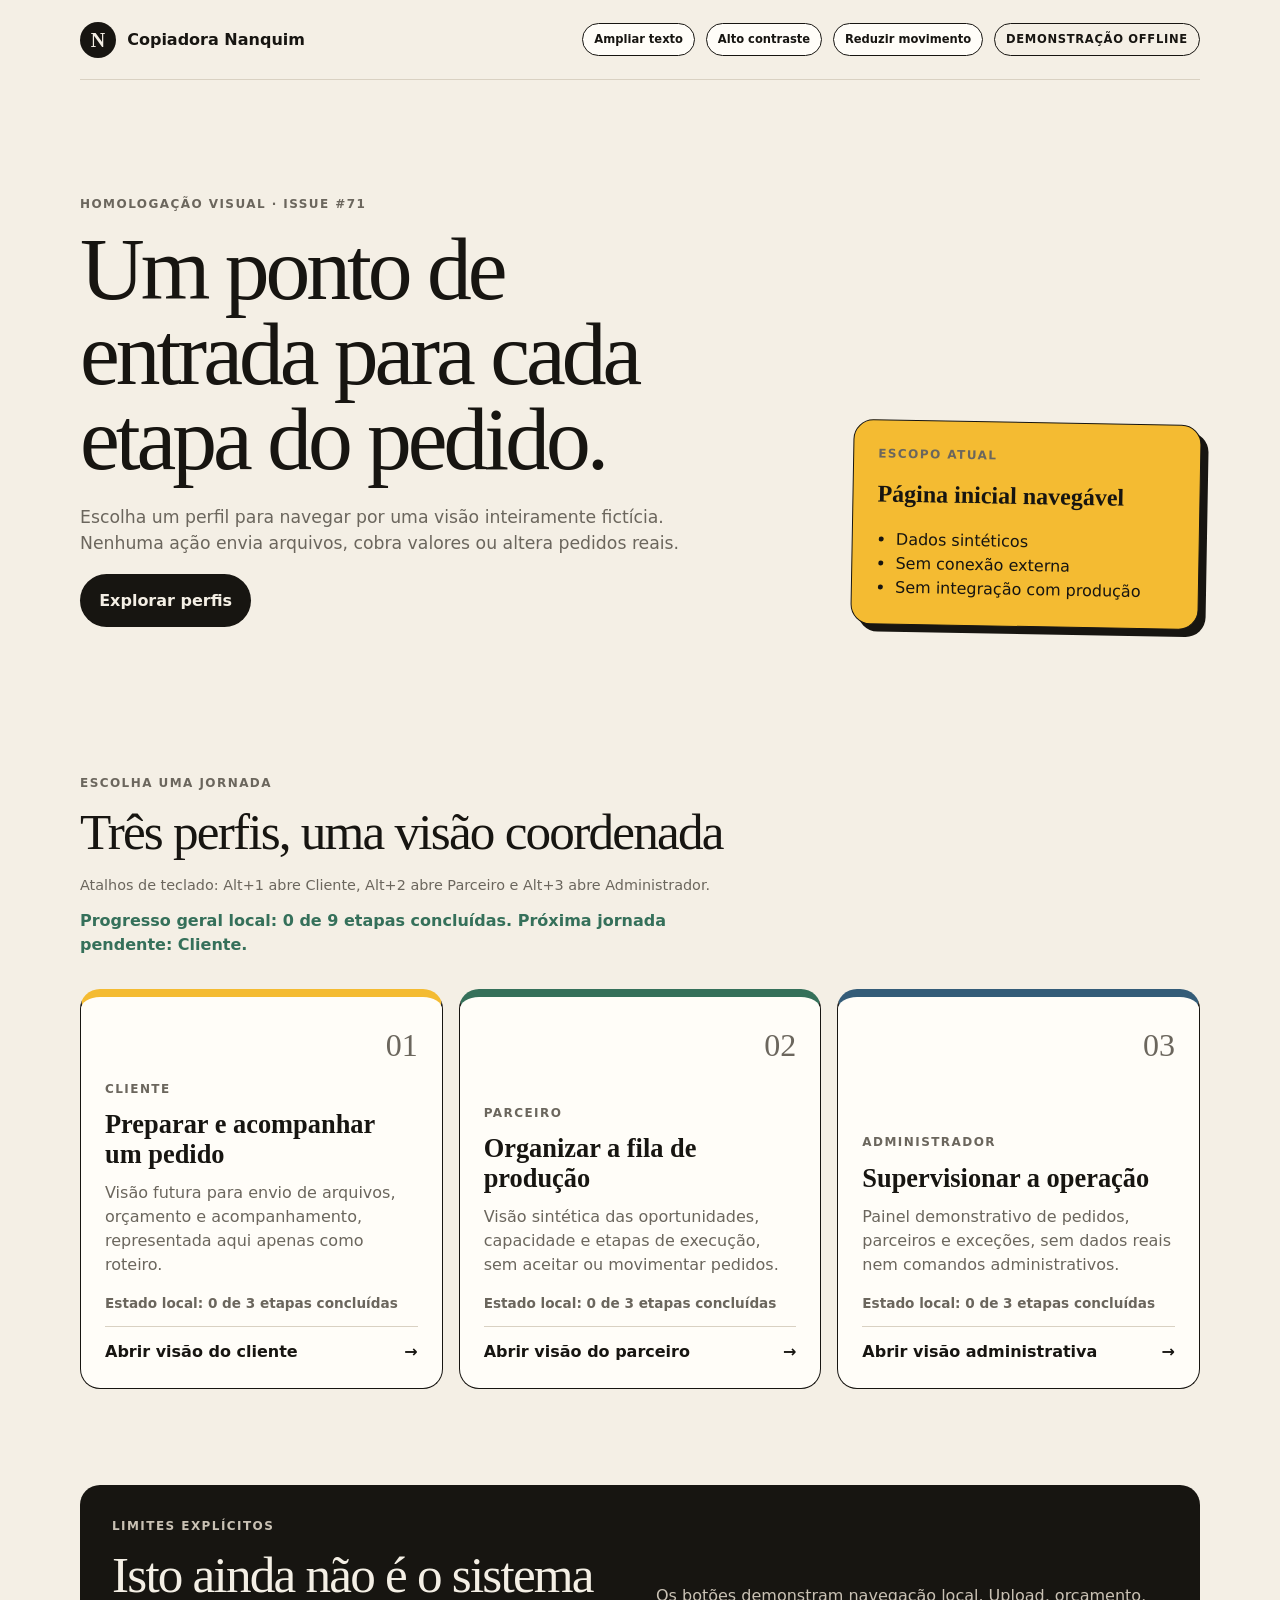
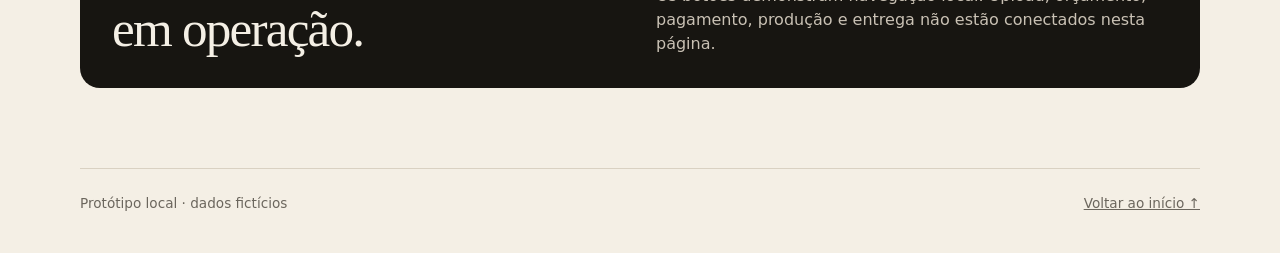
<file: index.html>
<!doctype html>
<html lang="pt-BR">
<head>
  <meta charset="utf-8">
  <meta name="viewport" content="width=device-width, initial-scale=1">
  <meta name="description" content="Protótipo offline e fictício dos portais da Copiadora Nanquim.">
  <title>Nanquim — Protótipo offline</title>
  <link rel="stylesheet" href="styles.css">
  <script src="app.js" defer></script>
</head>
<body>
  <a class="skip-link" href="#perfis">Ir direto para as jornadas</a>
  <noscript>
    <section class="no-script-notice" role="status" aria-labelledby="no-script-title">
      <h2 id="no-script-title">A navegação interativa está pausada</h2>
      <p>Ative o JavaScript do navegador para abrir as jornadas fictícias. Esta página permanece local e não envia dados.</p>
    </section>
    <style>
      .text-size-toggle,
      .contrast-toggle,
      .motion-toggle,
      .profile-action { display: none; }
    </style>
  </noscript>
  <header class="site-header">
    <a class="brand" href="#inicio" aria-label="Nanquim — início do protótipo">
      <span class="brand-mark" aria-hidden="true">N</span>
      <span>Copiadora Nanquim</span>
    </a>
    <div class="header-actions">
      <button class="text-size-toggle" type="button" aria-pressed="false">Ampliar texto</button>
      <button class="contrast-toggle" type="button" aria-pressed="false">Alto contraste</button>
      <button class="motion-toggle" type="button" aria-pressed="false">Reduzir movimento</button>
      <button class="visual-preferences-reset" type="button" hidden>Restaurar visual</button>
      <span class="visual-preference-status visually-hidden" role="status" aria-atomic="true"></span>
      <span class="demo-badge">Demonstração offline</span>
    </div>
  </header>

  <main id="inicio">
    <section class="hero" aria-labelledby="hero-title">
      <div class="hero-copy">
        <p class="eyebrow">Homologação visual · Issue #71</p>
        <h1 id="hero-title">Um ponto de entrada para cada etapa do pedido.</h1>
        <p class="hero-text">Escolha um perfil para navegar por uma visão inteiramente fictícia. Nenhuma ação envia arquivos, cobra valores ou altera pedidos reais.</p>
        <div class="hero-actions">
          <a class="primary-action" href="#perfis">Explorar perfis</a>
          <button class="resume-action" type="button" aria-haspopup="dialog" aria-controls="demo-dialog" aria-expanded="false" hidden></button>
        </div>
      </div>
      <div class="status-card" aria-label="Escopo desta demonstração">
        <p class="status-label">Escopo atual</p>
        <strong>Página inicial navegável</strong>
        <ul>
          <li>Dados sintéticos</li>
          <li>Sem conexão externa</li>
          <li>Sem integração com produção</li>
        </ul>
      </div>
    </section>

    <section class="profiles" id="perfis" tabindex="-1" aria-labelledby="profiles-title">
      <div class="section-heading">
        <p class="eyebrow">Escolha uma jornada</p>
        <h2 id="profiles-title">Três perfis, uma visão coordenada</h2>
        <p class="profile-shortcuts" id="profile-shortcuts">Atalhos de teclado: Alt+1 abre Cliente, Alt+2 abre Parceiro e Alt+3 abre Administrador.</p>
        <p class="profiles-overall-progress" role="status" aria-live="polite" aria-atomic="true"></p>
        <p class="session-storage-warning" role="status" aria-live="polite" aria-atomic="true" hidden></p>
      </div>

      <div class="profile-grid">
        <article class="profile-card profile-client" id="cliente">
          <span class="profile-number" aria-hidden="true">01</span>
          <p class="profile-role">Cliente</p>
          <h3>Preparar e acompanhar um pedido</h3>
          <p id="cliente-description">Visão futura para envio de arquivos, orçamento e acompanhamento, representada aqui apenas como roteiro.</p>
          <p class="profile-progress" id="cliente-progress" data-profile-progress="Cliente" data-progress-announcement aria-live="polite">Estado local: 0 de 3 etapas concluídas</p>
          <button class="profile-action" type="button" data-profile="Cliente" aria-haspopup="dialog" aria-controls="demo-dialog" aria-expanded="false" aria-describedby="cliente-description cliente-progress profile-shortcuts" aria-keyshortcuts="Alt+1">Abrir visão do cliente <span aria-hidden="true">→</span></button>
        </article>

        <article class="profile-card profile-partner" id="parceiro">
          <span class="profile-number" aria-hidden="true">02</span>
          <p class="profile-role">Parceiro</p>
          <h3>Organizar a fila de produção</h3>
          <p id="parceiro-description">Visão sintética das oportunidades, capacidade e etapas de execução, sem aceitar ou movimentar pedidos.</p>
          <p class="profile-progress" id="parceiro-progress" data-profile-progress="Parceiro" data-progress-announcement aria-live="polite">Estado local: 0 de 3 etapas concluídas</p>
          <button class="profile-action" type="button" data-profile="Parceiro" aria-haspopup="dialog" aria-controls="demo-dialog" aria-expanded="false" aria-describedby="parceiro-description parceiro-progress profile-shortcuts" aria-keyshortcuts="Alt+2">Abrir visão do parceiro <span aria-hidden="true">→</span></button>
        </article>

        <article class="profile-card profile-admin" id="administrador">
          <span class="profile-number" aria-hidden="true">03</span>
          <p class="profile-role">Administrador</p>
          <h3>Supervisionar a operação</h3>
          <p id="administrador-description">Painel demonstrativo de pedidos, parceiros e exceções, sem dados reais nem comandos administrativos.</p>
          <p class="profile-progress" id="administrador-progress" data-profile-progress="Administrador" data-progress-announcement aria-live="polite">Estado local: 0 de 3 etapas concluídas</p>
          <button class="profile-action" type="button" data-profile="Administrador" aria-haspopup="dialog" aria-controls="demo-dialog" aria-expanded="false" aria-describedby="administrador-description administrador-progress profile-shortcuts" aria-keyshortcuts="Alt+3">Abrir visão administrativa <span aria-hidden="true">→</span></button>
        </article>
      </div>
    </section>

    <section class="prototype-notice" aria-labelledby="notice-title">
      <div>
        <p class="eyebrow">Limites explícitos</p>
        <h2 id="notice-title">Isto ainda não é o sistema em operação.</h2>
      </div>
      <p>Os botões demonstram navegação local. Upload, orçamento, pagamento, produção e entrega não estão conectados nesta página.</p>
    </section>
  </main>

  <dialog class="demo-dialog" id="demo-dialog" aria-labelledby="dialog-title" aria-describedby="dialog-description">
    <div class="dialog-header">
      <p class="eyebrow">Roteiro sintético</p>
      <p class="dialog-sticky-context" role="status" aria-live="polite" aria-atomic="true"></p>
      <button type="button" class="dialog-close dialog-close-top" aria-label="Fechar roteiro e voltar aos perfis" aria-keyshortcuts="Escape Alt+0">Fechar <span aria-hidden="true">×</span></button>
    </div>
    <h2 class="dialog-title" id="dialog-title" tabindex="-1"></h2>
    <p id="dialog-description">Prévia local das etapas previstas para este perfil. Nenhuma ação é executada.</p>
    <div class="dialog-profiles" role="tablist" aria-label="Alternar perfil da simulação" aria-describedby="keyboard-help-content">
      <button type="button" role="tab" id="profile-tab-cliente" aria-controls="dialog-steps" aria-keyshortcuts="Alt+1 ArrowLeft ArrowRight ArrowUp ArrowDown Home End" data-dialog-profile="Cliente">Cliente</button>
      <button type="button" role="tab" id="profile-tab-parceiro" aria-controls="dialog-steps" aria-keyshortcuts="Alt+2 ArrowLeft ArrowRight ArrowUp ArrowDown Home End" data-dialog-profile="Parceiro">Parceiro</button>
      <button type="button" role="tab" id="profile-tab-administrador" aria-controls="dialog-steps" aria-keyshortcuts="Alt+3 ArrowLeft ArrowRight ArrowUp ArrowDown Home End" data-dialog-profile="Administrador">Administrador</button>
    </div>
    <p class="dialog-profile-status" data-progress-announcement role="status" aria-live="polite" aria-atomic="true"></p>
    <div class="dialog-prerequisite-notice">
      <p class="dialog-prerequisite-status" id="dialog-prerequisite-status" data-progress-announcement role="status" aria-live="polite" aria-atomic="true"></p>
      <button type="button" class="dialog-prerequisite-action" hidden></button>
    </div>
    <div class="dialog-accessibility-actions" aria-label="Recursos de acessibilidade da simulação">
      <button type="button" class="dialog-focus-step" aria-controls="dialog-steps" aria-keyshortcuts="Alt+E">Ir para a etapa atual</button>
      <button type="button" class="dialog-focus-detail" aria-controls="dialog-detail" aria-keyshortcuts="Alt+D">Ir para os detalhes da etapa</button>
      <button type="button" class="dialog-focus-field" aria-controls="dialog-detail" aria-keyshortcuts="Alt+I">Ir para o campo da etapa</button>
      <button type="button" class="dialog-focus-summary" aria-controls="journey-summary" aria-keyshortcuts="Alt+R">Ir para o resumo das jornadas</button>
      <button type="button" class="dialog-focus-navigation" aria-controls="dialog-navigation" aria-keyshortcuts="Alt+G">Ir para as ações de avanço</button>
      <button type="button" class="dialog-focus-mode" aria-pressed="false" aria-controls="dialog-steps dialog-detail" aria-keyshortcuts="Alt+M">Mostrar somente a etapa atual</button>
      <button type="button" class="dialog-announcements-toggle" aria-pressed="false" aria-keyshortcuts="Alt+A">Pausar avisos de progresso</button>
    </div>
    <details class="keyboard-help">
      <summary aria-keyshortcuts="Alt+H">Como navegar pelo teclado</summary>
      <p id="keyboard-help-content">Nas abas de perfil e nas etapas, use as setas para navegar; use Início ou Fim para ir ao primeiro ou ao último item. Pressione Enter ou Espaço para selecionar. Dentro do roteiro, Alt+1 abre Cliente, Alt+2 abre Parceiro, Alt+3 abre Administrador, Alt+N avança, Alt+V reabre a etapa anterior, Alt+E leva à etapa atual, Alt+D leva aos detalhes da etapa selecionada, Alt+I leva ao campo interativo da etapa ou ao pré-requisito pendente, Alt+L limpa a resposta da etapa selecionada quando houver uma, Alt+C cancela uma confirmação de reinício pendente, Alt+R leva ao resumo das jornadas, Alt+P abre ou fecha o resumo local para revisão, Alt+G leva às ações de avanço, Alt+M alterna a exibição somente da etapa atual, Alt+A pausa ou retoma os avisos de progresso, Alt+H abre ou fecha esta ajuda e Alt+0 volta aos perfis. Escape fecha primeiro o resumo de revisão, esta ajuda ou cancela uma confirmação de reinício; sem essas telas intermediárias, fecha o roteiro.</p>
    </details>
    <p class="dialog-focus-status" role="status" aria-live="polite" aria-atomic="true"></p>
    <ol class="dialog-steps" id="dialog-steps" role="tabpanel" aria-label="Etapas selecionáveis da simulação" aria-describedby="keyboard-help-content"></ol>
    <div class="dialog-progress" data-progress-announcement role="progressbar" aria-label="Progresso da jornada selecionada" aria-live="polite" aria-atomic="true" aria-valuemin="0"></div>
    <section class="journey-summary" id="journey-summary" aria-labelledby="journey-summary-title">
      <h3 id="journey-summary-title" tabindex="-1">Progresso das três jornadas</h3>
      <p class="journey-overall-status" data-progress-announcement role="status" aria-live="polite" aria-atomic="true"></p>
      <p class="journey-shared-status" data-progress-announcement role="status" aria-live="polite" aria-atomic="true"></p>
      <ul class="journey-summary-list" data-progress-announcement aria-live="polite" aria-atomic="true"></ul>
      <button type="button" class="journey-continue-action" aria-controls="dialog-steps"></button>
      <button type="button" class="journey-review-action" aria-expanded="false" aria-controls="journey-review" aria-keyshortcuts="Alt+P">Preparar resumo para revisão</button>
      <div class="journey-review" id="journey-review" role="region" aria-labelledby="journey-review-title" hidden>
        <h4 id="journey-review-title">Resumo local do pedido sintético DEMO-071</h4>
        <label for="journey-review-text">Conteúdo do resumo para revisão</label>
        <textarea id="journey-review-text" rows="7" aria-describedby="journey-review-copy-status" readonly></textarea>
        <button type="button" class="journey-review-copy" aria-describedby="journey-review-copy-status">Copiar resumo local</button>
        <button type="button" class="journey-review-download" aria-describedby="journey-review-copy-status">Baixar resumo em TXT</button>
        <button type="button" class="journey-review-print" aria-describedby="journey-review-copy-status">Imprimir resumo local</button>
        <button type="button" class="journey-review-close" aria-keyshortcuts="Escape">Fechar resumo e voltar</button>
        <p class="journey-review-copy-status" id="journey-review-copy-status" role="status" aria-live="polite" aria-atomic="true">A cópia usa somente a área de transferência deste dispositivo. Nenhum dado é enviado.</p>
      </div>
    </section>
    <section class="dialog-detail" id="dialog-detail" tabindex="-1" aria-labelledby="dialog-detail-title">
      <p class="dialog-detail-label">Registro sintético da etapa</p>
      <h3 id="dialog-detail-title"></h3>
      <p class="dialog-detail-description"></p>
      <div class="synthetic-file-choice" hidden>
        <label for="synthetic-file">Escolha um PDF de demonstração</label>
        <select id="synthetic-file" aria-describedby="synthetic-file-help synthetic-file-status" aria-errormessage="synthetic-file-status" aria-invalid="false" aria-required="true">
          <option value="">Selecione um arquivo sintético</option>
          <option value="apostila">apostila-demo.pdf · 12 páginas</option>
          <option value="atividade">atividade-escolar-demo.pdf · 4 páginas</option>
        </select>
        <p id="synthetic-file-help">As opções são apenas nomes fictícios: nenhum arquivo do dispositivo será acessado ou enviado.</p>
        <p id="synthetic-file-status" role="status" aria-live="polite" aria-atomic="true"></p>
      </div>
      <fieldset class="synthetic-fulfillment-choice" hidden>
        <legend>Decisões fictícias do orçamento</legend>
        <div class="synthetic-quote" aria-labelledby="synthetic-quote-title">
          <h4 id="synthetic-quote-title">Orçamento demonstrativo</h4>
          <p><strong>R$ 18,00 fictícios</strong> · impressão e acabamento simulados</p>
          <p>Valor fixo apenas para homologação visual; não representa preço, tarifa ou cobrança real.</p>
        </div>
        <label for="synthetic-quote-review">O orçamento fictício foi revisado?</label>
        <select id="synthetic-quote-review" aria-describedby="synthetic-quote-help synthetic-quote-status" aria-errormessage="synthetic-quote-status" aria-invalid="false" aria-required="true">
          <option value="">Selecione uma resposta sintética</option>
          <option value="revisado">Sim, revisar e continuar na simulação</option>
          <option value="ajuste">Não, sinalizar ajuste na simulação</option>
        </select>
        <p id="synthetic-quote-help">A resposta fica somente nesta sessão local e não confirma compra ou pagamento.</p>
        <p id="synthetic-quote-status" role="status" aria-live="polite" aria-atomic="true"></p>
        <label for="synthetic-fulfillment">Como o pedido fictício será recebido?</label>
        <select id="synthetic-fulfillment" aria-describedby="synthetic-fulfillment-help synthetic-fulfillment-status" aria-errormessage="synthetic-fulfillment-status" aria-invalid="false" aria-required="true">
          <option value="">Selecione uma opção sintética</option>
          <option value="retirada">Retirada simulada no balcão</option>
          <option value="entrega">Entrega local simulada</option>
        </select>
        <p id="synthetic-fulfillment-help">A escolha vale somente para este roteiro local; nenhuma retirada ou entrega será solicitada.</p>
        <p id="synthetic-fulfillment-status" role="status" aria-live="polite" aria-atomic="true"></p>
      </fieldset>
      <div class="synthetic-tracking-choice" hidden>
        <label for="synthetic-tracking">Qual status fictício foi conferido?</label>
        <select id="synthetic-tracking" aria-describedby="synthetic-tracking-help synthetic-tracking-status" aria-errormessage="synthetic-tracking-status" aria-invalid="false" aria-required="true">
          <option value="">Selecione um status sintético</option>
          <option value="conferido">Status atual conferido nesta simulação</option>
        </select>
        <p id="synthetic-tracking-help">A conferência usa somente o estado do pedido DEMO-071 nesta sessão; nenhum rastreamento ou pedido real será consultado.</p>
        <p id="synthetic-tracking-status" role="status" aria-live="polite" aria-atomic="true"></p>
      </div>
      <div class="synthetic-capacity-choice" hidden>
        <label for="synthetic-capacity">A capacidade fictícia é compatível?</label>
        <select id="synthetic-capacity" aria-describedby="synthetic-capacity-help synthetic-capacity-status" aria-errormessage="synthetic-capacity-status" aria-invalid="false" aria-required="true">
          <option value="">Selecione uma avaliação sintética</option>
          <option value="compativel">Capacidade compatível nesta simulação</option>
          <option value="revisao">Precisa de revisão nesta simulação</option>
        </select>
        <p id="synthetic-capacity-help">A avaliação existe somente neste navegador; nenhum pedido será aceito, recusado ou atribuído.</p>
        <p id="synthetic-capacity-status" role="status" aria-live="polite" aria-atomic="true"></p>
      </div>
      <div class="synthetic-requirements-choice" hidden>
        <label for="synthetic-requirements">Os requisitos fictícios foram revisados?</label>
        <select id="synthetic-requirements" aria-describedby="synthetic-requirements-help synthetic-requirements-status" aria-errormessage="synthetic-requirements-status" aria-invalid="false" aria-required="true">
          <option value="">Selecione uma revisão sintética</option>
          <option value="revisados">Prazo, material e acabamento revisados</option>
          <option value="ajuste">Requisitos precisam de ajuste na simulação</option>
        </select>
        <p id="synthetic-requirements-help">A revisão vale somente para o pedido DEMO-071 nesta sessão; nenhum prazo ou requisito real será confirmado.</p>
        <p id="synthetic-requirements-status" role="status" aria-live="polite" aria-atomic="true"></p>
      </div>
      <div class="synthetic-production-choice" hidden>
        <label for="synthetic-production">Qual etapa de produção deve aparecer na simulação?</label>
        <select id="synthetic-production" aria-describedby="synthetic-production-help synthetic-production-status" aria-errormessage="synthetic-production-status" aria-invalid="false" aria-required="true">
          <option value="">Selecione uma etapa sintética</option>
          <option value="preparacao">Em preparação na simulação</option>
          <option value="producao">Em produção na simulação</option>
          <option value="concluida">Produção concluída na simulação</option>
        </select>
        <p id="synthetic-production-help">A atualização fica somente nesta sessão local; nenhuma fila ou produção real será alterada.</p>
        <p id="synthetic-production-status" role="status" aria-live="polite" aria-atomic="true"></p>
      </div>
      <div class="synthetic-order-filter-choice" hidden>
        <label for="synthetic-order-filter">Qual etapa fictícia deve aparecer no painel?</label>
        <select id="synthetic-order-filter" aria-describedby="synthetic-order-filter-help synthetic-order-filter-status" aria-errormessage="synthetic-order-filter-status" aria-invalid="false" aria-required="true">
          <option value="">Selecione um filtro sintético</option>
          <option value="aguardando">Aguardando produção simulada</option>
          <option value="producao">Em produção simulada</option>
          <option value="concluido">Concluído na simulação</option>
        </select>
        <p id="synthetic-order-filter-help">O filtro afeta somente o pedido DEMO-071 nesta tela; nenhum painel ou pedido real será consultado.</p>
        <p id="synthetic-order-filter-status" role="status" aria-live="polite" aria-atomic="true"></p>
      </div>
      <div class="synthetic-exception-choice" hidden>
        <label for="synthetic-exception">Como tratar a exceção fictícia?</label>
        <select id="synthetic-exception" aria-describedby="synthetic-exception-help synthetic-exception-status" aria-errormessage="synthetic-exception-status" aria-invalid="false" aria-required="true">
          <option value="">Selecione uma decisão sintética</option>
          <option value="acompanhar">Manter em acompanhamento na simulação</option>
          <option value="revisar">Sinalizar para revisão na simulação</option>
        </select>
        <p id="synthetic-exception-help">A decisão fica somente nesta sessão local; nenhum pedido, alerta ou fila real será alterado.</p>
        <p id="synthetic-exception-status" role="status" aria-live="polite" aria-atomic="true"></p>
      </div>
      <div class="synthetic-history-choice" hidden>
        <label for="synthetic-history">Qual foi o resultado da conferência fictícia?</label>
        <select id="synthetic-history" aria-describedby="synthetic-history-help synthetic-history-status" aria-errormessage="synthetic-history-status" aria-invalid="false" aria-required="true">
          <option value="">Selecione um resultado sintético</option>
          <option value="conferido">Histórico conferido nesta simulação</option>
          <option value="revisao">Histórico requer revisão nesta simulação</option>
        </select>
        <p id="synthetic-history-help">A conferência considera somente os eventos fictícios exibidos nesta página; nenhum registro real será consultado ou alterado.</p>
        <p id="synthetic-history-status" role="status" aria-live="polite" aria-atomic="true"></p>
      </div>
      <button type="button" class="dialog-clear-choice" aria-keyshortcuts="Alt+L" hidden>Limpar resposta desta etapa</button>
    </section>
    <section class="dialog-handoff" aria-labelledby="dialog-handoff-title">
      <p class="dialog-detail-label">Continuidade entre perfis</p>
      <h3 id="dialog-handoff-title">Pedido sintético DEMO-071</h3>
      <p class="dialog-handoff-status" data-progress-announcement aria-live="polite" aria-atomic="true"></p>
      <button type="button" class="dialog-handoff-action"></button>
    </section>
    <div class="dialog-navigation" id="dialog-navigation" role="group" aria-label="Navegação entre etapas">
      <button type="button" class="dialog-previous" aria-keyshortcuts="Alt+V">Reabrir etapa anterior</button>
      <button type="button" class="dialog-restart" aria-describedby="dialog-restart-status" hidden>Reiniciar roteiro</button>
      <button type="button" class="dialog-next" aria-keyshortcuts="Alt+N" aria-describedby="dialog-prerequisite-status">Avançar na simulação</button>
    </div>
    <p class="dialog-restart-status" id="dialog-restart-status" role="status" aria-live="polite" aria-atomic="true"></p>
    <button type="button" class="dialog-reset-all" aria-describedby="dialog-reset-status">Reiniciar todas as jornadas</button>
    <p class="dialog-reset-status" id="dialog-reset-status" role="status" aria-live="polite" aria-atomic="true"></p>
    <button type="button" class="dialog-cancel-reset" aria-keyshortcuts="Alt+C" hidden>Cancelar reinício pendente</button>
    <button type="button" class="dialog-close" aria-keyshortcuts="Escape Alt+0">Voltar aos perfis</button>
  </dialog>

  <footer>
    <span>Protótipo local · dados fictícios</span>
    <a href="#inicio">Voltar ao início ↑</a>
  </footer>
</body>
</html>
</file>
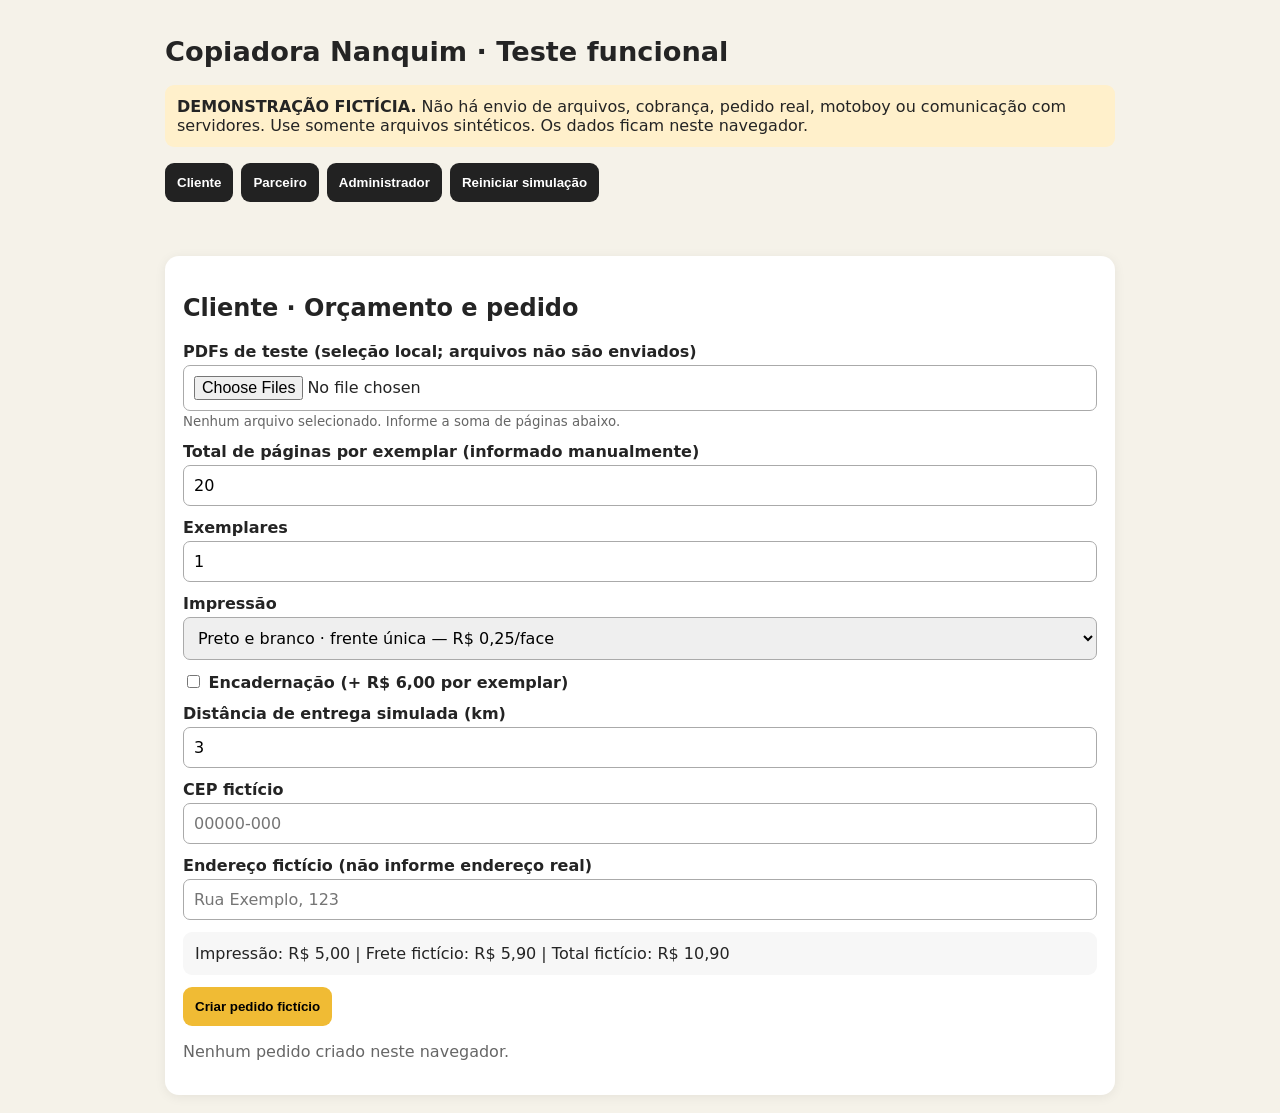
<file: teste-funcional.html>
<!doctype html><html lang="pt-BR"><head><meta charset="utf-8"><meta name="viewport" content="width=device-width,initial-scale=1"><title>Nanquim — Teste funcional fictício</title><style>:root{font-family:system-ui,sans-serif;color:#242424;background:#f5f2e9}body{max-width:950px;margin:auto;padding:18px}h1{font-size:1.7rem}nav{display:flex;gap:8px;flex-wrap:wrap}button{cursor:pointer;background:#f0bb34;border:0;border-radius:9px;padding:12px;font-weight:650}button:disabled{opacity:.5}nav button{background:#222;color:white}section{background:white;border-radius:14px;padding:18px;margin-top:14px;box-shadow:0 2px 12px #0001}label{display:block;margin:12px 0 4px;font-weight:600}input,select{width:100%;box-sizing:border-box;padding:10px;border:1px solid #aaa;border-radius:7px;font:inherit}input[type=checkbox]{width:auto}small,.muted{color:#666}output{display:block;padding:12px;background:#f7f7f7;border-radius:9px;margin:12px 0}table{width:100%;border-collapse:collapse}td,th{text-align:left;padding:9px;border-bottom:1px solid #ddd}.warning{background:#fff0cb;padding:12px;border-radius:9px}#status{min-height:22px} .hide{display:none}</style></head><body><h1>Copiadora Nanquim · Teste funcional</h1><p class="warning"><strong>DEMONSTRAÇÃO FICTÍCIA.</strong> Não há envio de arquivos, cobrança, pedido real, motoboy ou comunicação com servidores. Use somente arquivos sintéticos. Os dados ficam neste navegador.</p><nav><button onclick="show('cliente')">Cliente</button><button onclick="show('parceiro')">Parceiro</button><button onclick="show('admin')">Administrador</button><button onclick="resetDemo()">Reiniciar simulação</button></nav><p id="status" role="status"></p><section id="cliente"><h2>Cliente · Orçamento e pedido</h2><label>PDFs de teste (seleção local; arquivos não são enviados)</label><input type="file" id="pdfs" accept=".pdf,application/pdf" multiple><small id="files">Nenhum arquivo selecionado. Informe a soma de páginas abaixo.</small><div id="lista-pdfs" aria-live="polite"></div><label>Total de páginas por exemplar (informado manualmente)</label><input id="paginas" type="number" min="1" max="500" value="20"><label>Exemplares</label><input id="copias" type="number" min="1" max="50" value="1"><label>Impressão</label><select id="tipo"><option value="pb1">Preto e branco · frente única — R$ 0,25/face</option><option value="pb2">Preto e branco · frente e verso — R$ 0,20/face</option><option value="cor">Colorida — R$ 0,60/face</option></select><label><input id="enc" type="checkbox"> Encadernação (+ R$ 6,00 por exemplar)</label><label>Distância de entrega simulada (km)</label><input id="km" type="number" min="0" max="100" step=".1" value="3"><label>CEP fictício</label><input id="cep" placeholder="00000-000" maxlength="9"><label>Endereço fictício (não informe endereço real)</label><input id="end" placeholder="Rua Exemplo, 123"><output id="resumo"></output><button onclick="criar()">Criar pedido fictício</button><div id="checkout" class="hide"><h3>Pagamento simulado</h3><p>Escolha um método. Nenhum dado financeiro será solicitado.</p><button onclick="pagar('Pix fictício')">Aprovar Pix fictício</button> <button onclick="pagar('Cartão fictício')">Aprovar cartão fictício</button></div><div id="acomp"></div></section><section id="parceiro" class="hide"><h2>Parceiro · Fila de produção</h2><div id="fila"></div></section><section id="admin" class="hide"><h2>Administrador · Pedidos fictícios</h2><div id="painel"></div></section><script>
const key='nanquim-teste-funcional-v1';let pedidos=[];try{pedidos=JSON.parse(localStorage.getItem(key)||'[]');if(!Array.isArray(pedidos))pedidos=[]}catch{pedidos=[]}
const el=id=>document.getElementById(id),money=n=>Number(n).toLocaleString('pt-BR',{style:'currency',currency:'BRL'}),safe=s=>String(s).replace(/[&<>"']/g,c=>({'&':'&amp;','<':'&lt;','>':'&gt;','"':'&quot;',"'":'&#39;'}[c]));function save(){localStorage.setItem(key,JSON.stringify(pedidos));render()}function msg(t){el('status').textContent=t}function show(id){for(const x of ['cliente','parceiro','admin'])el(x).classList.toggle('hide',x!==id);render()}function calc(){let p=Math.max(1,Math.min(500,Number(el('paginas').value)||1)),c=Math.max(1,Math.min(50,Number(el('copias').value)||1)),km=Math.max(0,Math.min(100,Number(el('km').value)||0));let rate={pb1:.25,pb2:.20,cor:.60}[el('tipo').value],impressao=p*c*rate+(el('enc').checked?6*c:0),frete=km<=3?5.90:5.90+(km-3)*1.20;return {p,c,km,impressao,frete,total:impressao+frete}}function render(){let a=calc();el('resumo').textContent='Impressão: '+money(a.impressao)+' | Frete fictício: '+money(a.frete)+' | Total fictício: '+money(a.total);let current=pedidos.at(-1);el('checkout').classList.toggle('hide',!current||current.status!=='Aguardando pagamento fictício');el('acomp').innerHTML=current?'<h3>Acompanhamento</h3><p><strong>'+safe(current.id)+'</strong> — '+safe(current.status)+'</p><p>Total: '+money(current.total)+'</p>':'<p class="muted">Nenhum pedido criado neste navegador.</p>';el('fila').innerHTML=pedidos.length?pedidos.map((p,i)=>'<section><strong>'+safe(p.id)+'</strong> — '+safe(p.status)+'<p>'+p.paginas+' páginas × '+p.copias+' exemplar(es) · '+money(p.total)+'</p>'+(p.status==='Pago ficticiamente'?'<button onclick="alterar('+i+',\'Produzindo\')">Aceitar e iniciar produção</button>':p.status==='Produzindo'?'<button onclick="alterar('+i+',\'Finalizado\')">Finalizar produção</button>':'')+'</section>').join(''):'<p>Sem pedidos fictícios.</p>';el('painel').innerHTML='<p><strong>'+pedidos.length+'</strong> pedidos simulados · <strong>'+pedidos.filter(p=>p.status==='Finalizado').length+'</strong> finalizados</p><table><thead><tr><th>Pedido</th><th>Status</th><th>Total</th></tr></thead><tbody>'+pedidos.map(p=>'<tr><td>'+safe(p.id)+'</td><td>'+safe(p.status)+'</td><td>'+money(p.total)+'</td></tr>').join('')+'</tbody></table>'}function criar(){if(!el('end').value.trim()||!el('cep').value.trim()){msg('Preencha CEP e endereço fictícios para simular o pedido.');return}let a=calc();pedidos.push({id:'DEMO-'+String(Date.now()).slice(-7),status:'Aguardando pagamento fictício',paginas:a.p,copias:a.c,total:a.total,frete:a.frete,metodo:'',endereco:'fictício'});save();msg('Pedido fictício criado. Escolha um pagamento simulado.')}function pagar(m){let p=pedidos.at(-1);if(!p||p.status!=='Aguardando pagamento fictício')return;p.status='Pago ficticiamente';p.metodo=m;save();msg('Pagamento '+m+' aprovado na simulação. Veja a aba Parceiro.')}function alterar(i,s){if(!pedidos[i])return;const permitido=(pedidos[i].status==='Pago ficticiamente'&&s==='Produzindo')||(pedidos[i].status==='Produzindo'&&s==='Finalizado');if(!permitido)return;pedidos[i].status=s;save();msg('Pedido fictício atualizado: '+s)}function resetDemo(){if(!confirm('Apagar todos os pedidos fictícios deste navegador?'))return;pedidos=[];save();msg('Simulação reiniciada.')}for(let id of ['paginas','copias','tipo','enc','km'])el(id).addEventListener('input',render);const pdfSelecionados=[];function atualizarPdfs(){el('files').textContent=pdfSelecionados.length?pdfSelecionados.length+' PDF(s) adicionado(s) ao pedido (somente nesta aba). A contagem de páginas continua manual.':'Nenhum arquivo selecionado. Informe a soma de páginas abaixo.';el('lista-pdfs').replaceChildren();pdfSelecionados.forEach((f,i)=>{const linha=document.createElement('p');const nome=document.createElement('span');nome.textContent=f.name+' ('+(f.size/1024).toFixed(1)+' KB) ';const remover=document.createElement('button');remover.type='button';remover.textContent='Remover';remover.setAttribute('aria-label','Remover '+f.name);remover.addEventListener('click',()=>{pdfSelecionados.splice(i,1);atualizarPdfs()});linha.append(nome,remover);el('lista-pdfs').append(linha)})}el('pdfs').addEventListener('change',()=>{for(const f of el('pdfs').files){if(f.type!=='application/pdf'&&!f.name.toLowerCase().endsWith('.pdf')){msg('Somente PDFs são aceitos nesta simulação.');continue}if(!pdfSelecionados.some(p=>p.name===f.name&&p.size===f.size&&p.lastModified===f.lastModified))pdfSelecionados.push(f)}el('pdfs').value='';atualizarPdfs()});atualizarPdfs();render();
</script></body></html>
</file>
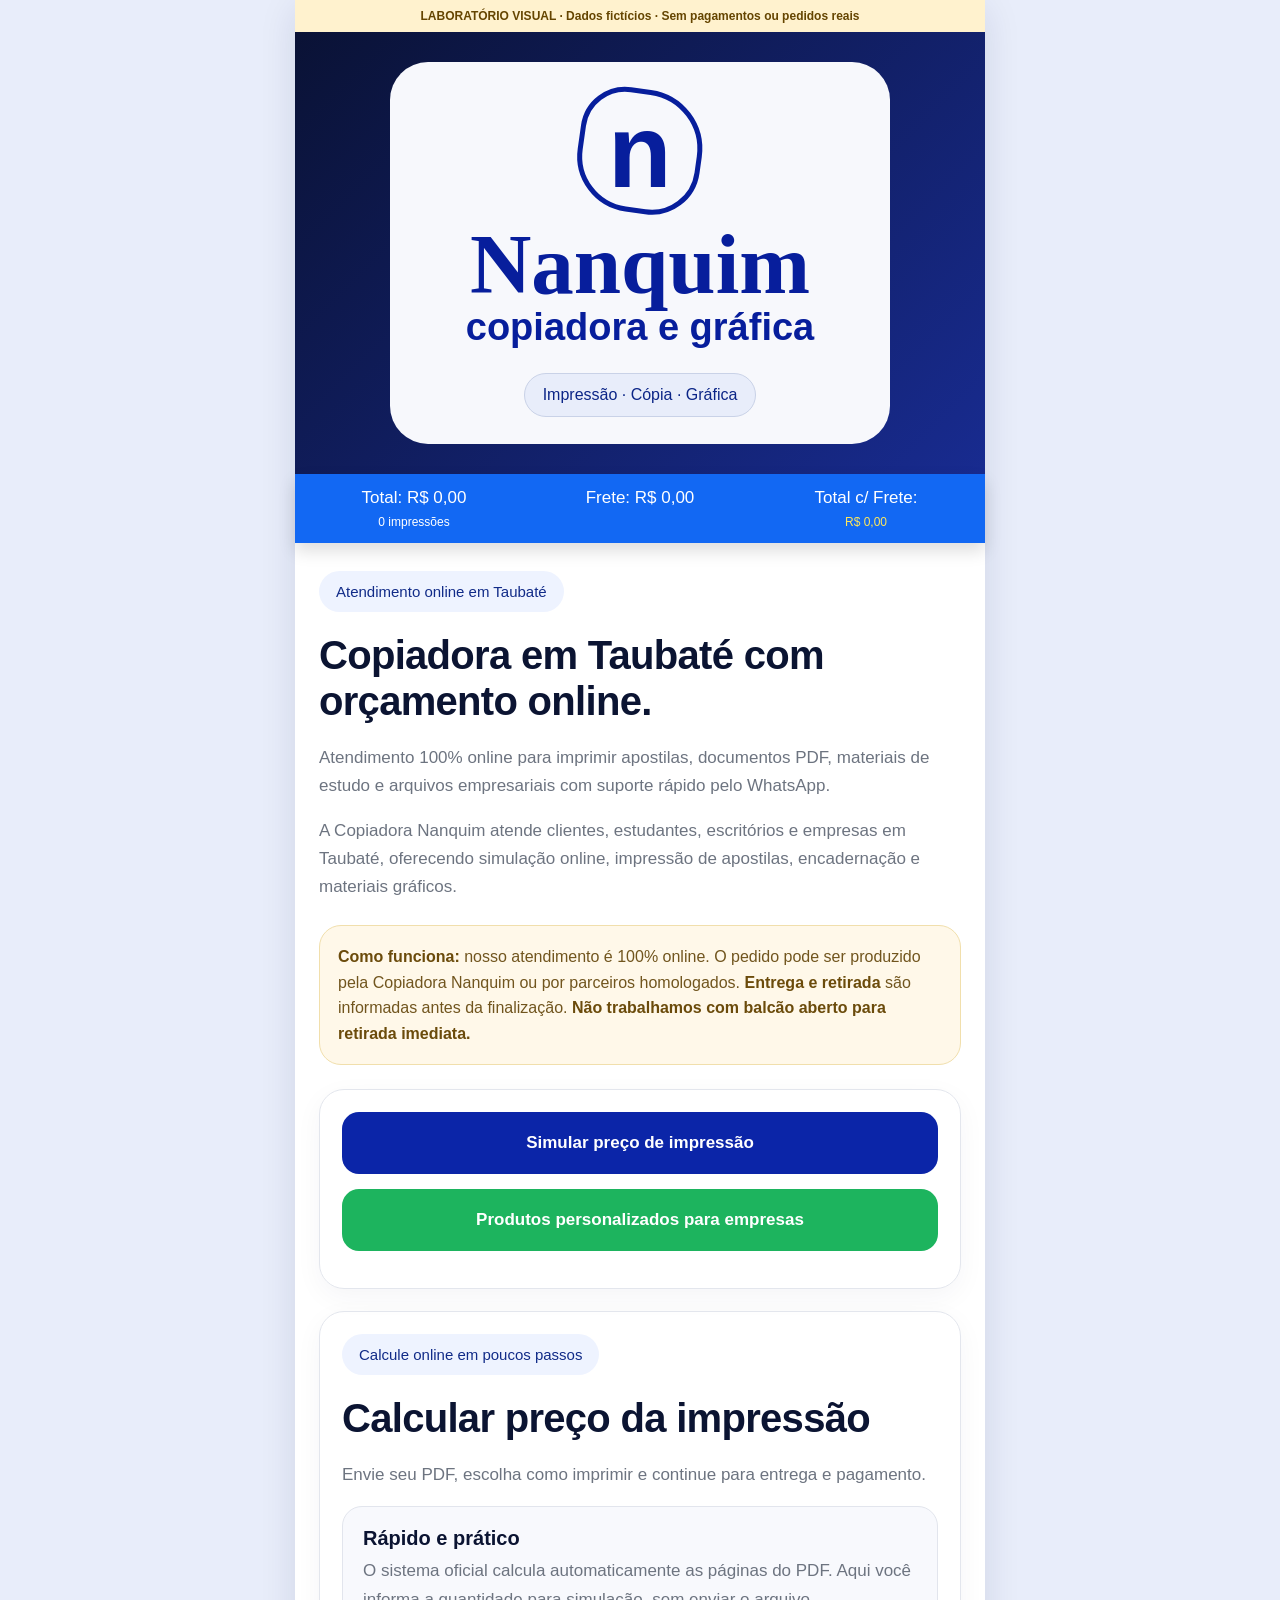
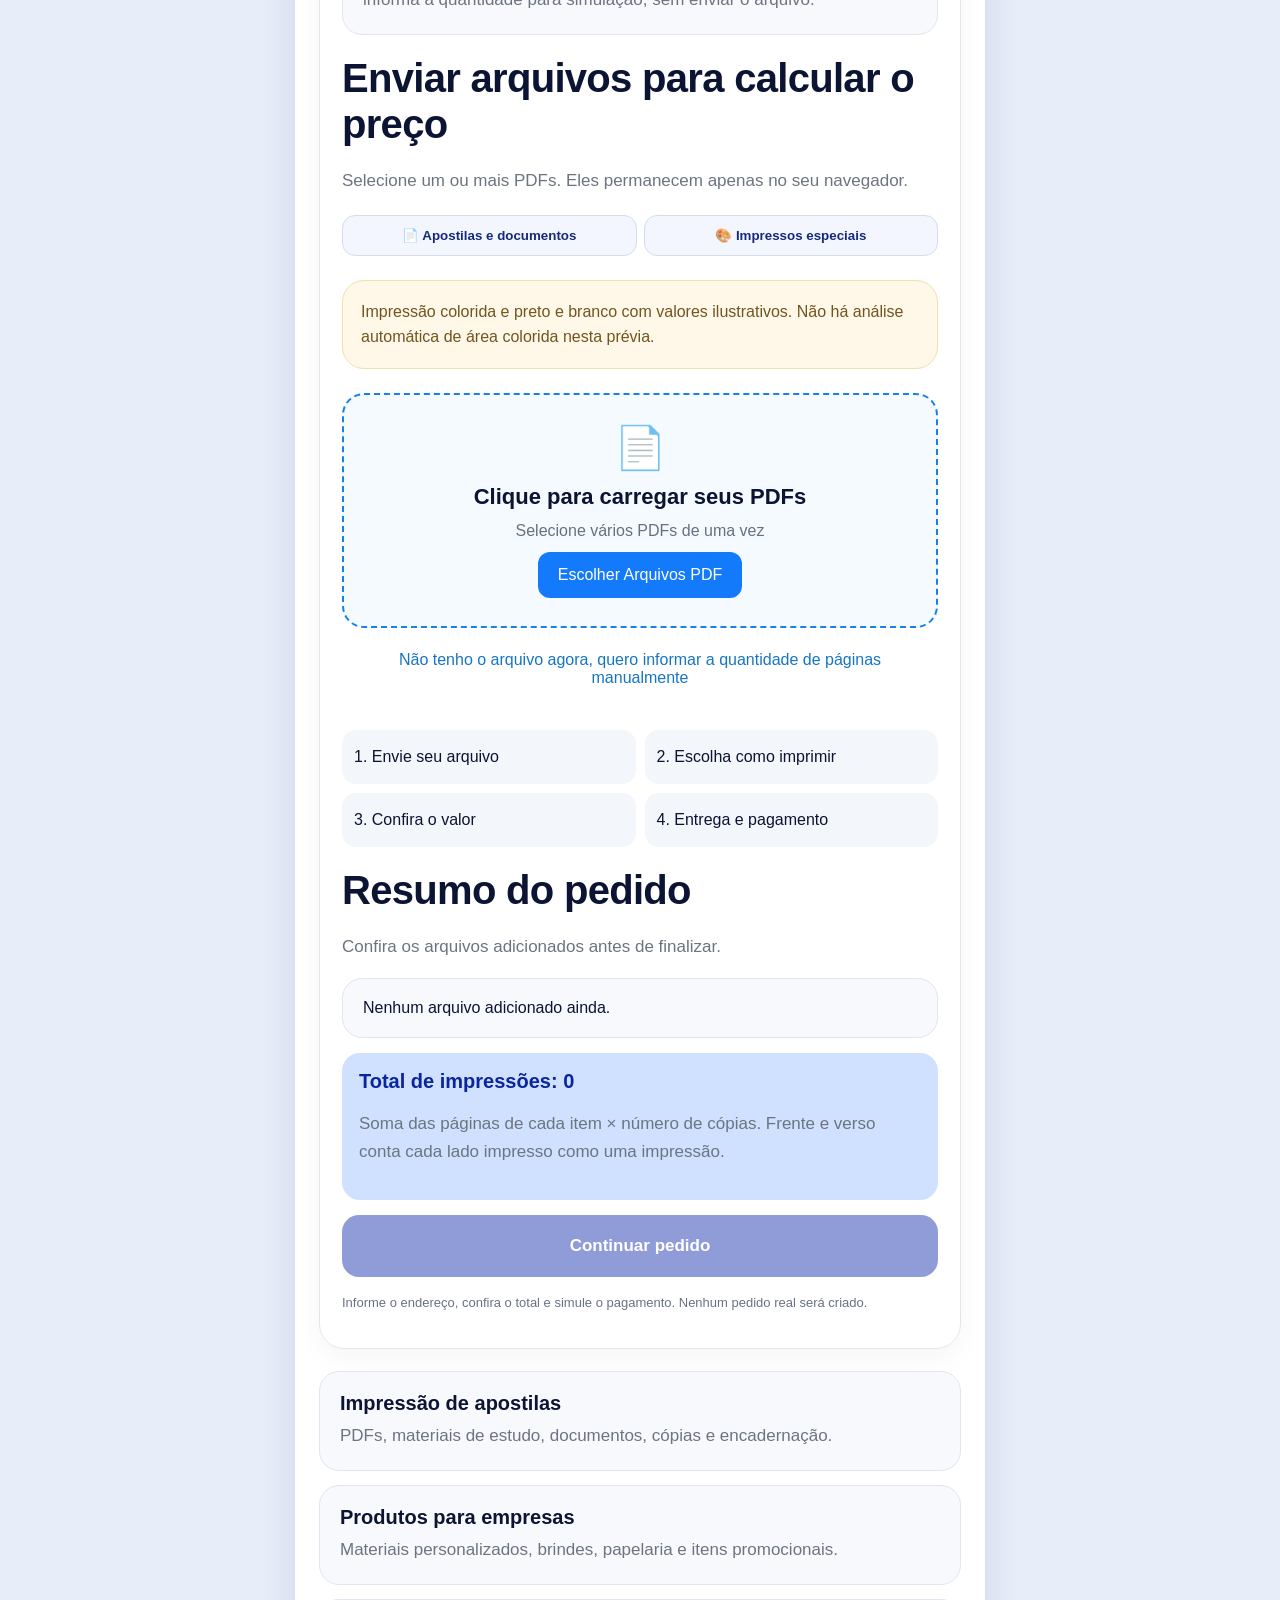
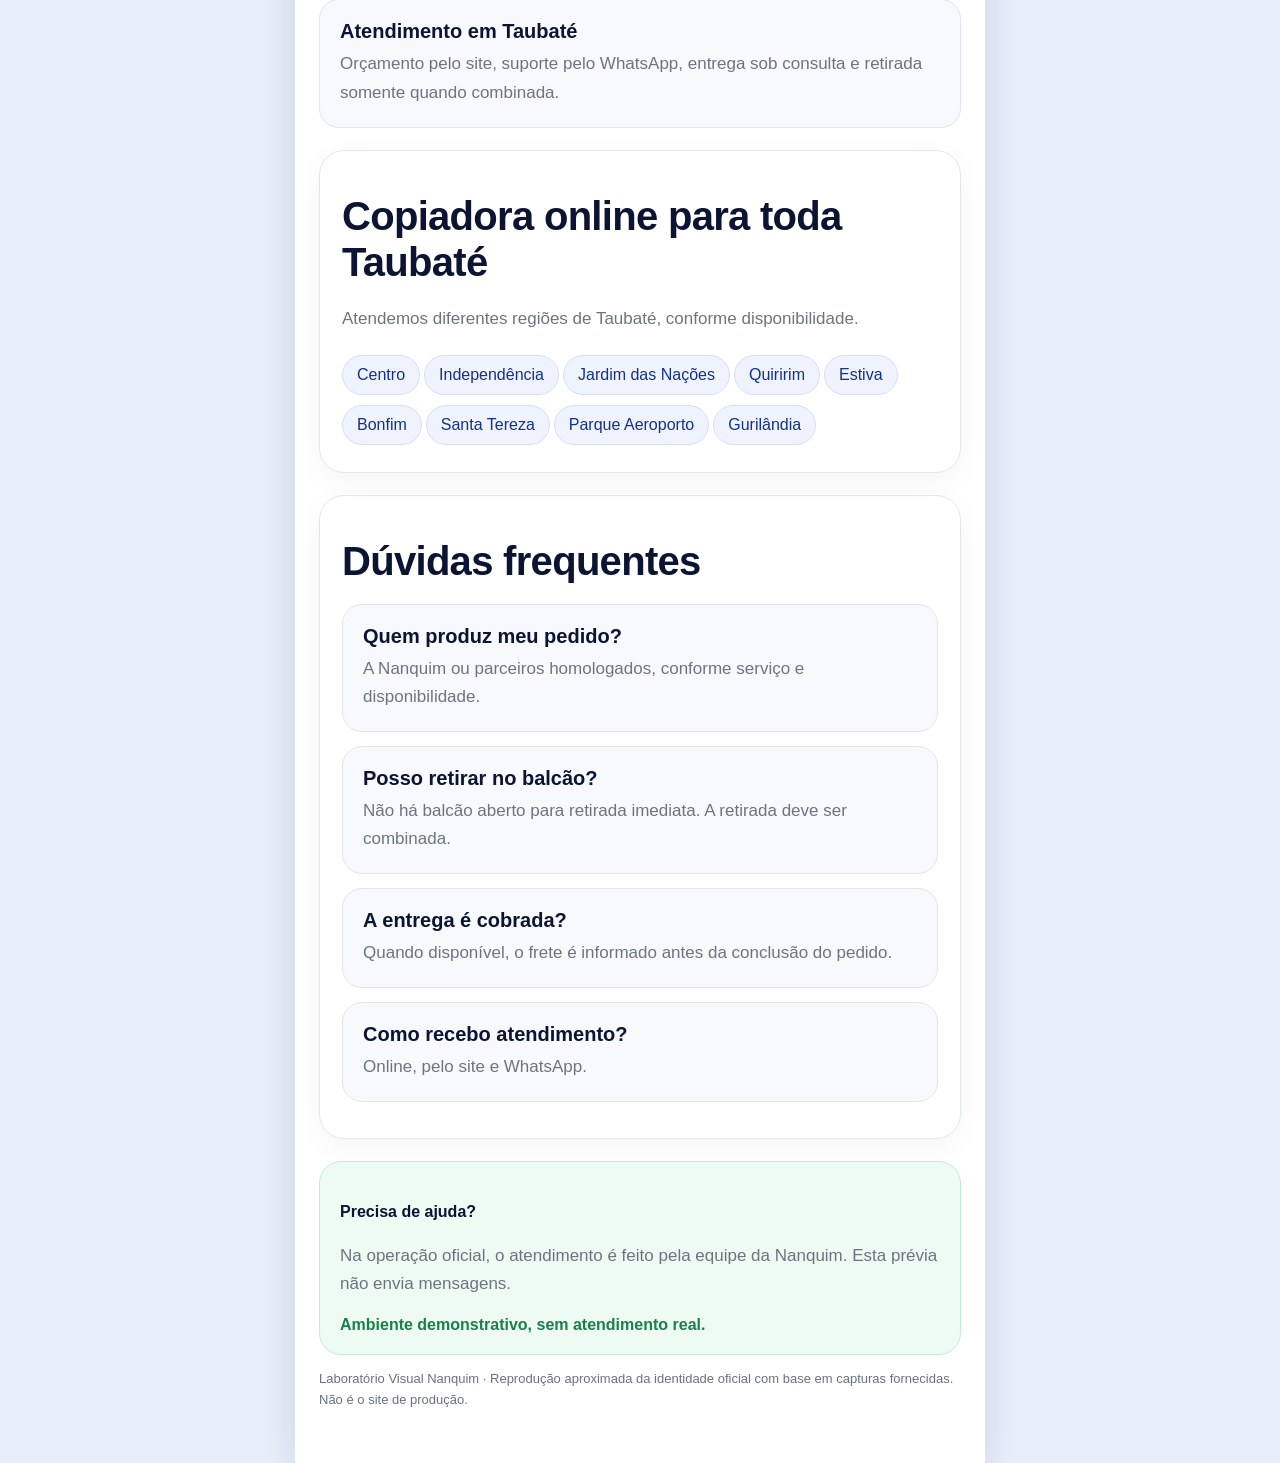
<file: v1-visual.html>
<!doctype html>
<html lang="pt-BR"><head><meta charset="utf-8"><meta name="viewport" content="width=device-width,initial-scale=1"><title>Nanquim — Laboratório Visual V1</title><style>
:root{font-family:Arial,Helvetica,sans-serif;color:#0b1432;background:#e8edfa}*{box-sizing:border-box}body{margin:0}.wrap{max-width:690px;margin:auto;background:#fff;min-height:100vh;box-shadow:0 8px 35px #0a17451c}.demo{background:#fff2ce;color:#654500;text-align:center;padding:9px 12px;font-size:12px;font-weight:700}.hero{background:linear-gradient(135deg,#0a1235,#182b90);padding:30px 26px}.logo{background:#f7f8fc;border-radius:38px;padding:27px 12px;text-align:center;color:#071e9c;max-width:500px;margin:auto}.mark{width:124px;height:124px;border:5px solid #071e9c;border-radius:36% 48% 39% 45%;display:grid;place-items:center;margin:0 auto 9px;transform:rotate(8deg)}.mark span{font-size:104px;font-weight:900;line-height:1;transform:rotate(-8deg)}.logo h1{font-family:Georgia,serif;font-size:clamp(52px,12vw,85px);line-height:1;margin:6px 0 0}.logo h2{font-size:clamp(22px,6vw,38px);margin:0 0 24px;line-height:1.1}.pill{display:inline-block;background:#e8edfa;border:1px solid #c9d2e7;border-radius:40px;padding:12px 18px;color:#0b2587}.content{padding:28px 24px 40px}.eyebrow{display:inline-block;background:#eef3ff;border-radius:28px;padding:12px 17px;color:#112b88;font-size:15px}h3{font-size:clamp(27px,6vw,40px);line-height:1.15;letter-spacing:-.7px;margin:20px 0}p{color:#6d7480;line-height:1.65;font-size:17px}.note{background:#fff8e9;border:1px solid #f1dfac;color:#71551e;border-radius:22px;padding:18px;margin:24px 0;line-height:1.6}.note strong{color:#6b4b0b}.card{border:1px solid #e3e6ed;border-radius:25px;padding:22px;margin:22px 0;box-shadow:0 8px 28px #16214c0b}.soft{background:#f7f8fc;box-shadow:none}.btn{display:block;width:100%;border:0;border-radius:17px;padding:21px 14px;font-size:17px;font-weight:700;color:white;cursor:pointer;text-align:center;text-decoration:none;margin:0 0 15px}.blue{background:#0b25a8}.green{background:#1db45e}.outline{background:white;border:1px solid #163da8;color:#12369d}.item{background:#f8f9fd;border:1px solid #e2e5ed;border-radius:20px;padding:20px;margin:14px 0}.item h4{font-size:20px;margin:0 0 7px}.item p{margin:0}.tag{display:inline-block;padding:10px 14px;background:#eef3ff;border:1px solid #d6dff0;color:#143184;border-radius:25px;margin:5px 4px 5px 0}.field{display:grid;gap:7px;margin:13px 0;color:#111d48;font-weight:600}.field input,.field select{width:100%;padding:14px;border:1px solid #cfd5e4;border-radius:12px;font:inherit;background:white;color:#101a37}.summary{background:#eef4ff;border-radius:18px;padding:17px;margin:15px 0}.summary strong{font-size:25px;color:#0b259f}.small{font-size:13px;color:#697184}.hidden{display:none}.footer{background:#eefbf3;border:1px solid #c6ecd4;border-radius:22px;padding:20px}.footer strong{color:#188149}.tabs{display:flex;gap:7px;flex-wrap:wrap;margin:20px 0}.tabs button{flex:1;border:1px solid #d5dded;background:#f3f6ff;border-radius:13px;padding:12px 7px;color:#152b79;font-weight:700;cursor:pointer}.tabs button[aria-selected=true]{background:#0b25a8;color:white}a{color:#0c39a0}@media(max-width:420px){.content{padding:22px 18px}.hero{padding:20px 18px}.logo{border-radius:28px}.card{padding:17px}}
</style><style>
.budget{scroll-margin-top:115px}.sticky-totals{position:sticky;top:0;z-index:15;background:#1268f3;color:#fff;display:grid;grid-template-columns:1fr 1fr 1fr;gap:6px;padding:14px 9px;text-align:center;box-shadow:0 8px 16px #0002}.sticky-totals span{font-size:13px}.sticky-totals strong{font-size:17px;font-weight:500}.sticky-totals small{font-size:12px;display:block;margin-top:7px}.sticky-totals .yellow{color:#ffe85a}.upload{border:2px dashed #1681ec;background:#f5faff;border-radius:22px;padding:28px 14px;display:flex;flex-direction:column;align-items:center;gap:12px;text-align:center;cursor:pointer}.upload strong{font-size:22px}.upload span{color:#657181}.fakebutton{background:#137bfb!important;color:white!important;padding:14px 20px;border-radius:12px}.visually-hidden{position:absolute;width:1px;height:1px;overflow:hidden;clip:rect(0,0,0,0)}.manual-link{border:0;background:none;color:#1775c5;text-align:center;width:100%;padding:23px 8px;font-size:16px;cursor:pointer}.steps{display:grid;grid-template-columns:1fr 1fr;gap:9px;margin:20px 0}.steps span{background:#f3f6fb;padding:18px 12px;border-radius:14px}.file-item{border:1px solid #dce1e9;border-radius:12px;padding:17px;margin:14px 0}.file-head{display:flex;justify-content:space-between;gap:10px}.file-head strong{color:#1475cb;overflow-wrap:anywhere}.remove{border:1px solid #b54b5b;background:white;color:#b54b5b;border-radius:7px;padding:7px;cursor:pointer}.file-options{display:grid;grid-template-columns:1fr 1fr;gap:12px}.file-options label{font-size:14px}.file-options select,.file-options input[type=number]{max-width:100%;width:100%;padding:10px;border:1px solid #d4d8e0;border-radius:8px}.file-options input[type=checkbox]{width:22px;height:22px}.subtotal{text-align:right;color:#178b52;margin-top:15px}.budget .summary{background:#cfe1ff}.budget .summary strong{font-size:20px}.budget button:disabled{opacity:.45;cursor:not-allowed}.modal{position:fixed;inset:0;z-index:30;background:#0009;display:flex;align-items:center;justify-content:center;padding:12px}.modal.hidden,.hidden{display:none!important}.modal-card{background:#fff;border-radius:13px;width:min(100%,550px);max-height:94vh;display:flex;flex-direction:column;overflow:hidden}.modal-head{background:#116bf4;color:white;padding:14px 20px;display:flex;justify-content:space-between;align-items:center}.modal-head h3{margin:0;color:white;font-size:25px}.modal-head button{background:none;color:white;border:0;font-size:27px;cursor:pointer}.modal-body{padding:20px;overflow-y:auto}.modal-foot{border-top:1px solid #ddd;padding:12px;display:grid;grid-template-columns:1fr 1fr;gap:10px}.modal-foot .btn{margin:0;padding:14px 8px}.gray{background:#707982}.modal .field input{font-size:16px}
</style><style>.confirm-box{background:#d7eae2;border-left:5px solid #17875b;border-radius:15px;padding:18px;margin:18px 0}.confirm-box h4{font-size:20px;margin:4px 0 14px}.confirm-box p{color:#1d483a;margin:8px 0}.payment-page{background:#f5f8fe;padding:12px 0}.payment-head{display:flex;align-items:center;gap:18px}.payment-head h3{color:#1477c5;font-weight:500;margin:0}.payment-head p{margin:8px 0}.mini-logo{min-width:80px;color:#061d90;text-align:center}.mini-logo strong{display:block;font-family:Georgia,serif;font-size:66px;line-height:1}.mini-logo small{font-size:11px}.fake-qr{width:min(100%,270px);height:270px;margin:24px auto;border:8px solid #152044;display:flex;flex-direction:column;align-items:center;justify-content:center;gap:10px;color:#152044;background:repeating-linear-gradient(45deg,#f6f8fc,#f6f8fc 12px,#e6ecf7 12px,#e6ecf7 24px)}.fake-qr span{font-size:42px;font-weight:900;background:white;padding:12px}.fake-qr small{background:white;padding:7px;text-align:center}.payment-page textarea{width:100%;border:1px solid #d4d8e0;border-radius:9px;padding:14px;font-size:15px;resize:none}.payment-page .card{box-shadow:0 3px 8px #0001}</style><style>.email-preview{border:1px solid #e0e4ea;border-radius:20px;overflow:hidden;background:#fff;color:#17202c}.email-top{background:#101827;color:white;padding:22px}.email-top h2{margin:0;font-size:26px}.email-top p{color:#d1d5db}.email-body{padding:22px}.email-body h3{font-size:23px;margin:24px 0 14px}.partner-value{background:#e8f7ee;border:1px solid #b7e3c7;border-radius:14px;padding:18px;color:#136438}.partner-value strong{font-size:30px}.mail-note{background:#f7f8fb;border:1px solid #dfe4eb;border-radius:14px;padding:17px;overflow-wrap:anywhere}.mail-file{background:#f7f8fb;border:1px solid #dfe4eb;border-radius:14px;padding:16px;margin:12px 0}.mail-file p{margin:5px 0}</style></head><body><div class="wrap"><div class="demo">LABORATÓRIO VISUAL · Dados fictícios · Sem pagamentos ou pedidos reais</div><header class="hero"><div class="logo"><div class="mark"><span>n</span></div><h1>Nanquim</h1><h2>copiadora e gráfica</h2><span class="pill">Impressão · Cópia · Gráfica</span></div></header><div class="sticky-totals"><div><strong id="sticky-subtotal">Total: R$ 0,00</strong><small id="sticky-count">0 impressões</small></div><div><strong id="sticky-shipping">Frete: R$ 0,00</strong></div><div><strong>Total c/ Frete:</strong><small class="yellow" id="sticky-total">R$ 0,00</small></div></div><main class="content"><span class="eyebrow">Atendimento online em Taubaté</span><h3>Copiadora em Taubaté com orçamento online.</h3><p>Atendimento 100% online para imprimir apostilas, documentos PDF, materiais de estudo e arquivos empresariais com suporte rápido pelo WhatsApp.</p><p>A Copiadora Nanquim atende clientes, estudantes, escritórios e empresas em Taubaté, oferecendo simulação online, impressão de apostilas, encadernação e materiais gráficos.</p><div class="note"><strong>Como funciona:</strong> nosso atendimento é 100% online. O pedido pode ser produzido pela Copiadora Nanquim ou por parceiros homologados. <strong>Entrega e retirada</strong> são informadas antes da finalização. <strong>Não trabalhamos com balcão aberto para retirada imediata.</strong></div><section class="card"><a class="btn blue" href="#simulador">Simular preço de impressão</a><a class="btn green" href="#servicos">Produtos personalizados para empresas</a></section><section id="simulador" class="card budget"><span class="eyebrow">Calcule online em poucos passos</span><h3>Calcular preço da impressão</h3><p>Envie seu PDF, escolha como imprimir e continue para entrega e pagamento.</p><div class="item"><h4>Rápido e prático</h4><p>O sistema oficial calcula automaticamente as páginas do PDF. Aqui você informa a quantidade para simulação, sem enviar o arquivo.</p></div><h3>Enviar arquivos para calcular o preço</h3><p>Selecione um ou mais PDFs. Eles permanecem apenas no seu navegador.</p><div class="tabs"><button id="docs" aria-pressed="true">📄 Apostilas e documentos</button><button id="special" aria-pressed="false">🎨 Impressos especiais</button></div><div class="note" id="category-note">Impressão colorida e preto e branco com valores ilustrativos. Não há análise automática de área colorida nesta prévia.</div><label class="upload" for="pdfs"><span style="font-size:42px">📄</span><strong>Clique para carregar seus PDFs</strong><span>Selecione vários PDFs de uma vez</span><span class="fakebutton">Escolher Arquivos PDF</span></label><input id="pdfs" type="file" accept=".pdf,application/pdf" multiple class="visually-hidden"><button class="manual-link" id="manual-toggle" type="button">Não tenho o arquivo agora, quero informar a quantidade de páginas manualmente</button><div id="manual-panel" class="hidden"><label class="field">Nome do documento<input id="manual-name" value="Documento de exemplo"></label><label class="field">Número de páginas<input id="manual-pages" type="number" min="1" max="500" value="1"></label><button id="manual-add" class="btn outline" type="button">Adicionar documento fictício</button></div><div class="steps"><span>1. Envie seu arquivo</span><span>2. Escolha como imprimir</span><span>3. Confira o valor</span><span>4. Entrega e pagamento</span></div><h3>Resumo do pedido</h3><p>Confira os arquivos adicionados antes de finalizar.</p><div id="items"><div class="item" id="empty">Nenhum arquivo adicionado ainda.</div></div><div class="summary"><strong id="print-count">Total de impressões: 0</strong><p>Soma das páginas de cada item × número de cópias. Frente e verso conta cada lado impresso como uma impressão.</p></div><button id="continue" class="btn blue" disabled>Continuar pedido</button><p class="small">Informe o endereço, confira o total e simule o pagamento. Nenhum pedido real será criado.</p><p id="feedback" role="status" class="small"></p></section><div id="address-modal" class="modal hidden" role="dialog" aria-modal="true" aria-labelledby="address-title"><div class="modal-card"><div class="modal-head"><h3 id="address-title">Endereço de entrega</h3><button id="close-address" type="button" aria-label="Fechar">✕</button></div><div class="modal-body"><div class="summary"><p>Informe o endereço completo para simularmos o frete. Não usamos localização real nesta demonstração.</p></div><div id="last-address" class="item hidden"><h4>Último endereço fictício usado nesta sessão</h4><p id="last-address-text"></p><button id="reuse-address" class="btn green" type="button">Usar este endereço</button><button id="new-address" class="btn outline" type="button">Informar novo endereço</button></div><form id="address-form"><label class="field">Nome de quem vai receber<input name="recipient" required></label><label class="field">Telefone (fictício)<input name="phone" inputmode="tel" required></label><label class="field">CEP<input name="cep" inputmode="numeric" required></label><label class="field">Rua / Avenida<input name="street" required></label><label class="field">Número<input name="number" required></label><label class="field">Complemento<input name="complement"></label><label class="field">Bairro<input name="district" required></label><label class="field">Cidade<input name="city" value="Taubaté" required></label><label class="field">UF<input name="state" value="SP" maxlength="2" required></label><label class="field">Ponto de referência<input name="reference"></label></form><div id="checkout-panel" class="hidden"><div class="confirm-box"><h4>Confira seu pedido</h4><div id="confirm-items"></div><p id="checkout-summary"></p><h4>Endereço de entrega</h4><p id="confirm-address"></p><p class="small">Confira seu pedido. Nesta demonstração, os valores são apenas ilustrativos e não são validados por servidor.</p></div></div></div><div class="modal-foot"><button id="cancel-address" class="btn gray">Cancelar</button><button id="calculate-shipping" class="btn green">Calcular frete</button><button id="confirm-order" class="btn green hidden">Confirmar pedido e pagar</button></div></div></div><section id="payment-page" class="payment-page hidden" aria-label="Pagamento Pix demonstrativo"><div class="card payment-head"><div class="mini-logo"><strong>n</strong><small>Nanquim<br>copiadora e gráfica</small></div><div><h3>Pagamento do pedido por Pix</h3><p>Copiadora Nanquim — atendimento 100% online e entrega por delivery.</p></div></div><div class="card"><h3>Resumo do pedido</h3><p><strong>Pedido:</strong> DEMO-0001</p><p><strong>Impressos:</strong> <span id="pay-print"></span></p><p><strong>Frete demonstrativo:</strong> <span id="pay-shipping"></span></p><h3>Total: <span id="pay-total"></span></h3></div><div class="card"><h3>Entrega</h3><p id="pay-address"></p></div><div class="card"><h3>Pix fictício</h3><div class="summary"><span id="pay-status">🟡 Status: Aguardando pagamento fictício</span></div><p class="small">Este ambiente não gera QR Code bancário, chave Pix ou código copia e cola válido.</p><div class="fake-qr"><span>DEMO</span><small>QR Code indisponível na simulação</small></div><label class="field">Pix copia e cola — demonstração<textarea id="fake-pix" readonly rows="2">PIX-DEMO-SEM-VALOR-BANCARIO</textarea></label><button id="copy-fake" class="btn outline">Copiar código fictício</button><button id="pay-check" class="btn outline">Consultar status fictício</button><button id="pay-approve" class="btn green">Simular aprovação do Pix</button><div class="item"><p>O sistema oficial verifica pagamentos automaticamente. Nesta demonstração, o status muda apenas quando você clicar em simular aprovação.</p></div></div><button id="show-notification" class="btn blue">Visualizar e-mail interno de novo pedido</button><div id="notification-preview" class="hidden" style="margin-top:22px"><div class="email-preview"><div class="email-top"><h2>Novo pedido recebido</h2><p>Copiadora Nanquim · Prévia fictícia</p></div><div class="email-body"><h3>Pedido #DEMO-0001</h3><div class="partner-value">Valor previsto para o parceiro<br><strong id="mail-partner"></strong></div><p><b>Status do pagamento:</b> <span id="mail-payment"></span></p><p><b>Responsável/local sugerido:</b> Parceiro demonstrativo</p><h3>Texto pronto para encaminhar ao parceiro</h3><div class="mail-note"><p>Olá, tenho um pedido disponível para produção.</p><p>Pedido: #DEMO-0001<br>Pagamento: <span id="mail-payment-copy"></span><br>Valor a receber: <span id="mail-partner-copy"></span></p><p>Confira quantidade, acabamento e prazo antes de produzir. Consegue atender este pedido?</p></div><h3>Endereço de entrega/coleta</h3><p id="mail-address"></p><h3>Arquivos e produção</h3><div id="mail-files"></div><div class="mail-note"><b>Link de produção:</b> indisponível na demonstração. Nenhum PDF é armazenado ou enviado.</div><p class="small">Este e-mail é somente uma prévia local: não é enviado para ninguém, não contém links de pagamento e não autoriza produção real.</p></div></div></div><button id="back-to-budget" class="btn outline">Voltar ao orçamento</button></section><section id="servicos"><div class="item"><h4>Impressão de apostilas</h4><p>PDFs, materiais de estudo, documentos, cópias e encadernação.</p></div><div class="item"><h4>Produtos para empresas</h4><p>Materiais personalizados, brindes, papelaria e itens promocionais.</p></div><div class="item"><h4>Atendimento em Taubaté</h4><p>Orçamento pelo site, suporte pelo WhatsApp, entrega sob consulta e retirada somente quando combinada.</p></div></section><section class="card"><h3>Copiadora online para toda Taubaté</h3><p>Atendemos diferentes regiões de Taubaté, conforme disponibilidade.</p><div><span class="tag">Centro</span><span class="tag">Independência</span><span class="tag">Jardim das Nações</span><span class="tag">Quiririm</span><span class="tag">Estiva</span><span class="tag">Bonfim</span><span class="tag">Santa Tereza</span><span class="tag">Parque Aeroporto</span><span class="tag">Gurilândia</span></div></section><section class="card"><h3>Dúvidas frequentes</h3><div class="item"><h4>Quem produz meu pedido?</h4><p>A Nanquim ou parceiros homologados, conforme serviço e disponibilidade.</p></div><div class="item"><h4>Posso retirar no balcão?</h4><p>Não há balcão aberto para retirada imediata. A retirada deve ser combinada.</p></div><div class="item"><h4>A entrega é cobrada?</h4><p>Quando disponível, o frete é informado antes da conclusão do pedido.</p></div><div class="item"><h4>Como recebo atendimento?</h4><p>Online, pelo site e WhatsApp.</p></div></section><div class="footer"><h4>Precisa de ajuda?</h4><p>Na operação oficial, o atendimento é feito pela equipe da Nanquim. Esta prévia não envia mensagens.</p><strong>Ambiente demonstrativo, sem atendimento real.</strong></div><p class="small">Laboratório Visual Nanquim · Reprodução aproximada da identidade oficial com base em capturas fornecidas. Não é o site de produção.</p></main></div><script>
const $=id=>document.getElementById(id),brl=n=>new Intl.NumberFormat('pt-BR',{style:'currency',currency:'BRL'}).format(n);
let files=[],nextId=1,shipping=0,lastAddress=null,selectedAddress=null,kind='docs';
function calcItem(f){let unit=f.color==='color'?.60:(f.duplex?.20:.25);return f.pages*f.copies*unit+(f.binding?6*f.copies:0)}
function render(){let sum=files.reduce((s,f)=>s+calcItem(f),0),count=files.reduce((s,f)=>s+f.pages*f.copies,0);$('sticky-subtotal').textContent='Total: '+brl(sum);$('sticky-count').textContent=count+' '+(count===1?'impressão':'impressões');$('sticky-shipping').textContent='Frete: '+brl(shipping);$('sticky-total').textContent=brl(sum+shipping);$('print-count').textContent='Total de impressões: '+count;$('continue').disabled=!files.length;$('items').replaceChildren();if(!files.length){let el=document.createElement('div');el.className='item';el.textContent='Nenhum arquivo adicionado ainda.';$('items').append(el)}files.forEach(f=>{let card=document.createElement('div');card.className='file-item';let head=document.createElement('div');head.className='file-head';let name=document.createElement('strong');name.textContent=f.name;let remove=document.createElement('button');remove.className='remove';remove.textContent='Remover';remove.onclick=()=>{files=files.filter(x=>x.id!==f.id);shipping=0;render()};head.append(name,remove);let details=document.createElement('p');details.textContent=f.pages+' páginas × '+f.copies+' cópias = '+f.pages*f.copies+' impressões';let options=document.createElement('div');options.className='file-options';function label(txt,control){let l=document.createElement('label');l.textContent=txt;l.append(document.createElement('br'),control);options.append(l)}let color=document.createElement('select');[['bw','Preto e branco'],['color','Colorida']].forEach(([v,t])=>{let o=document.createElement('option');o.value=v;o.textContent=t;color.append(o)});color.value=f.color;color.onchange=()=>{f.color=color.value;render()};label('Impressão:',color);let duplex=document.createElement('input');duplex.type='checkbox';duplex.checked=f.duplex;duplex.onchange=()=>{f.duplex=duplex.checked;render()};label('Frente e verso:',duplex);let bind=document.createElement('input');bind.type='checkbox';bind.checked=f.binding;bind.onchange=()=>{f.binding=bind.checked;render()};label('Encadernar:',bind);let copies=document.createElement('input');copies.type='number';copies.min='1';copies.max='50';copies.value=f.copies;copies.onchange=()=>{f.copies=Math.min(50,Math.max(1,Number(copies.value)||1));render()};label('Cópias:',copies);let subtotal=document.createElement('div');subtotal.className='subtotal';subtotal.textContent='Subtotal deste item: '+brl(calcItem(f));card.append(head,details,options,subtotal);$('items').append(card)})}
function add(name,pages){files.push({id:nextId++,name,pages,copies:1,color:'bw',duplex:false,binding:false});shipping=0;render()}
$('pdfs').addEventListener('change',e=>{for(let f of e.target.files){if(f.type!=='application/pdf'&&!f.name.toLowerCase().endsWith('.pdf'))continue;add(f.name,1)}$('feedback').textContent='Prévia: cada PDF foi adicionado com 1 página fictícia. Ajuste a quantidade no modo manual ou em uma próxima versão com leitura local do PDF. Nenhum arquivo foi enviado.';e.target.value=''});
$('manual-toggle').onclick=()=>$('manual-panel').classList.toggle('hidden');$('manual-add').onclick=()=>{add($('manual-name').value||'Documento fictício',Math.min(500,Math.max(1,Number($('manual-pages').value)||1)));$('manual-panel').classList.add('hidden')};
$('docs').onclick=()=>{kind='docs';$('docs').setAttribute('aria-pressed','true');$('special').setAttribute('aria-pressed','false');$('category-note').textContent='Apostilas e documentos: impressão P&B ou colorida com valores ilustrativos.'};
$('special').onclick=()=>{kind='special';$('special').setAttribute('aria-pressed','true');$('docs').setAttribute('aria-pressed','false');$('category-note').textContent='Impressos especiais: somente demonstração visual. Não há cálculo de papel especial nesta versão.'};
function openModal(){$('address-modal').classList.remove('hidden');$('checkout-panel').classList.add('hidden');$('address-form').classList.remove('hidden');$('calculate-shipping').classList.remove('hidden');$('last-address').classList.toggle('hidden',!lastAddress);if(lastAddress)$('last-address-text').textContent=lastAddress.street+', '+lastAddress.number+' — '+lastAddress.city+'/'+lastAddress.state}
function closeModal(){$('address-modal').classList.add('hidden')}
$('continue').onclick=openModal;$('close-address').onclick=closeModal;$('cancel-address').onclick=closeModal;$('new-address').onclick=()=>$('last-address').classList.add('hidden');$('reuse-address').onclick=()=>{selectedAddress=lastAddress;finishAddress()};
function finishAddress(){shipping=5.90;render();$('address-form').classList.add('hidden');$('last-address').classList.add('hidden');$('checkout-panel').classList.remove('hidden');$('calculate-shipping').classList.add('hidden');$('confirm-order').classList.remove('hidden');const sum=files.reduce((s,f)=>s+calcItem(f),0);$('confirm-items').replaceChildren();files.forEach(f=>{let p=document.createElement('p');p.textContent=f.name+' — '+f.pages*f.copies+' impressões — '+brl(calcItem(f));$('confirm-items').append(p)});$('checkout-summary').textContent='Subtotal: '+brl(sum)+' | Frete ilustrativo: '+brl(shipping)+' | TOTAL: '+brl(sum+shipping);$('confirm-address').textContent=selectedAddress.recipient+' · '+selectedAddress.street+', '+selectedAddress.number+' · '+selectedAddress.district+' · '+selectedAddress.city+'/'+selectedAddress.state}
$('calculate-shipping').onclick=()=>{let form=$('address-form');if(!form.reportValidity())return;selectedAddress=Object.fromEntries(new FormData(form).entries());lastAddress=selectedAddress;finishAddress()};
$('confirm-order').onclick=()=>{closeModal();$('payment-page').classList.remove('hidden');$('simulador').classList.add('hidden');$('payment-page').scrollIntoView({behavior:'smooth',block:'start'});let sum=files.reduce((s,f)=>s+calcItem(f),0);$('pay-print').textContent=brl(sum);$('pay-shipping').textContent=brl(shipping);$('pay-total').textContent=brl(sum+shipping);$('pay-address').textContent=selectedAddress.recipient+' · '+selectedAddress.street+', '+selectedAddress.number+' · '+selectedAddress.district+' · '+selectedAddress.city+'/'+selectedAddress.state;$('pay-status').textContent='🟡 Status: Aguardando pagamento fictício'};
$('pay-approve').onclick=()=>{$('pay-status').textContent='🟢 Status: Pagamento fictício aprovado — DEMO-0001';$('pay-approve').disabled=true};
$('pay-check').onclick=()=>{if(!$('pay-approve').disabled)$('pay-status').textContent='🟡 Status: Aguardando pagamento fictício (consulta local)'};
$('copy-fake').onclick=()=>{if(navigator.clipboard?.writeText){navigator.clipboard.writeText($('fake-pix').value).then(()=>{$('copy-fake').textContent='Código fictício copiado'}).catch(()=>{$('copy-fake').textContent='Selecione o código acima'})}else{$('copy-fake').textContent='Selecione o código acima'}};
function updateNotification(){let print=files.reduce((a,f)=>a+calcItem(f),0),partner=files.reduce((a,f)=>a+(f.color==='color'?.15:.05)*f.pages*f.copies+(f.binding?1.50*f.copies:0),0);$('mail-partner').textContent=brl(partner);$('mail-partner-copy').textContent=brl(partner);let status=$('pay-approve').disabled?'Aprovado (simulação)':'Pendente (simulação)';$('mail-payment').textContent=status;$('mail-payment-copy').textContent=status;$('mail-address').textContent=selectedAddress.recipient+' · '+selectedAddress.street+', '+selectedAddress.number+' · '+selectedAddress.district+' · '+selectedAddress.city+'/'+selectedAddress.state;$('mail-files').replaceChildren();files.forEach((f,i)=>{let div=document.createElement('div');div.className='mail-file';let title=document.createElement('b');title.textContent='Item '+(i+1)+': '+f.name;div.append(title);[['Páginas',f.pages],['Cópias',f.copies],['Colorido',f.color==='color'?'sim':'não'],['Frente e verso',f.duplex?'sim':'não'],['Encadernar',f.binding?'sim':'não'],['Papel','sulfite_75g (ilustrativo)'],['Tamanho','A4 (ilustrativo)']].forEach(([k,v])=>{let p=document.createElement('p');p.textContent=k+': '+v;div.append(p)});let info=document.createElement('p');info.textContent='Arquivo disponível apenas nesta simulação visual; não há download.';div.append(info);$('mail-files').append(div)})}
$('show-notification').onclick=()=>{updateNotification();$('notification-preview').classList.toggle('hidden');$('show-notification').textContent=$('notification-preview').classList.contains('hidden')?'Visualizar e-mail interno de novo pedido':'Ocultar prévia do e-mail';if(!$('notification-preview').classList.contains('hidden'))$('notification-preview').scrollIntoView({behavior:'smooth',block:'start'})};
$('back-to-budget').onclick=()=>{$('payment-page').classList.add('hidden');$('simulador').classList.remove('hidden');$('simulador').scrollIntoView({behavior:'smooth'})};render();
</script></body></html>
</file>
<file: styles.css>
:root {
  --ink: #171511;
  --paper: #f4efe5;
  --surface: #fffdf8;
  --muted: #6b665d;
  --line: #d9d1c2;
  --yellow: #f4bb32;
  --warning-surface: #fff4d6;
  --green: #35705a;
  --blue: #345c78;
  --radius: 1.25rem;
}

* { box-sizing: border-box; }

html { scroll-behavior: smooth; }

body {
  margin: 0;
  color: var(--ink);
  background: var(--paper);
  font-family: Inter, ui-sans-serif, system-ui, -apple-system, BlinkMacSystemFont, "Segoe UI", sans-serif;
  line-height: 1.5;
}

a { color: inherit; }

button, a { -webkit-tap-highlight-color: transparent; }

.visually-hidden {
  position: absolute;
  width: 1px;
  height: 1px;
  padding: 0;
  margin: -1px;
  overflow: hidden;
  clip: rect(0 0 0 0);
  white-space: nowrap;
  border: 0;
}

body.high-contrast {
  --ink: #000;
  --paper: #fff;
  --surface: #fff;
  --muted: #222;
  --line: #000;
  --yellow: #ffdf00;
  --warning-surface: #fff;
  --green: #005a28;
  --blue: #0046a8;
}

body.large-text { font-size: 1.125rem; }

body.dialog-open,
body:has(.demo-dialog[open]) { overflow: hidden; }

.skip-link {
  position: fixed;
  z-index: 3;
  top: .75rem;
  left: .75rem;
  padding: .65rem .9rem;
  color: var(--paper);
  background: var(--ink);
  border-radius: .4rem;
  font-weight: 800;
  transform: translateY(calc(-100% - 1rem));
}

.skip-link:focus { transform: translateY(0); }

.no-script-notice {
  width: min(1120px, calc(100% - 2rem));
  margin: 1rem auto 0;
  padding: 1rem 1.25rem;
  color: var(--ink);
  background: var(--yellow);
  border: 2px solid var(--ink);
  border-radius: .75rem;
}

.no-script-notice h2 { margin-bottom: .35rem; font-size: 1.35rem; }
.no-script-notice p { margin-bottom: 0; }

.site-header,
main,
footer {
  width: min(1120px, calc(100% - 2rem));
  margin-inline: auto;
}

.site-header {
  min-height: 5rem;
  display: flex;
  flex-wrap: wrap;
  align-items: center;
  justify-content: space-between;
  gap: 1rem;
  padding-block: .75rem;
  border-bottom: 1px solid var(--line);
}

.brand {
  display: inline-flex;
  align-items: center;
  gap: .7rem;
  font-weight: 800;
  text-decoration: none;
}

.brand-mark {
  display: grid;
  place-items: center;
  width: 2.25rem;
  height: 2.25rem;
  color: var(--paper);
  background: var(--ink);
  border-radius: 50%;
  font-family: Georgia, serif;
  font-size: 1.25rem;
}

.demo-badge {
  padding: .4rem .7rem;
  border: 1px solid var(--ink);
  border-radius: 99px;
  font-size: .72rem;
  font-weight: 800;
  letter-spacing: .06em;
  text-transform: uppercase;
}

.header-actions {
  display: flex;
  flex: 1 1 22rem;
  flex-wrap: wrap;
  align-items: center;
  justify-content: flex-end;
  gap: .65rem;
}

.contrast-toggle,
.text-size-toggle,
.motion-toggle,
.visual-preferences-reset {
  padding: .4rem .7rem;
  color: var(--ink);
  background: var(--surface);
  border: 1px solid var(--ink);
  border-radius: 99px;
  font: inherit;
  font-size: .72rem;
  font-weight: 800;
  cursor: pointer;
}

.contrast-toggle[aria-pressed="true"],
.text-size-toggle[aria-pressed="true"],
.motion-toggle[aria-pressed="true"] { color: var(--surface); background: var(--ink); }

.visual-preferences-reset {
  color: var(--muted);
  background: transparent;
  border-color: var(--line);
  text-decoration: underline;
}

.hero {
  display: grid;
  grid-template-columns: 1.5fr .75fr;
  gap: clamp(2rem, 6vw, 6rem);
  align-items: end;
  padding: clamp(4rem, 9vw, 8rem) 0;
}

.eyebrow,
.profile-role,
.status-label {
  margin: 0 0 .8rem;
  color: var(--muted);
  font-size: .75rem;
  font-weight: 850;
  letter-spacing: .12em;
  text-transform: uppercase;
}

h1, h2, h3, p { margin-top: 0; }

h1 {
  max-width: 13ch;
  margin-bottom: 1.5rem;
  font-family: Georgia, "Times New Roman", serif;
  font-size: clamp(2.8rem, 7vw, 5.8rem);
  font-weight: 500;
  letter-spacing: -.045em;
  line-height: .95;
}

.hero-text {
  max-width: 60ch;
  color: var(--muted);
  font-size: 1.08rem;
}

.primary-action {
  display: inline-block;
  margin-top: 1rem;
  padding: .9rem 1.2rem;
  color: var(--paper);
  background: var(--ink);
  border-radius: 99px;
  font-weight: 750;
  text-decoration: none;
}

.hero-actions {
  display: flex;
  flex-wrap: wrap;
  align-items: center;
  gap: .75rem;
  margin-top: 1rem;
}

.hero-actions .primary-action { margin-top: 0; }

.resume-action {
  padding: .85rem 1.15rem;
  color: var(--ink);
  background: transparent;
  border: 1px solid var(--ink);
  border-radius: 99px;
  font: inherit;
  font-weight: 750;
  cursor: pointer;
}

.status-card {
  padding: 1.5rem;
  background: var(--yellow);
  border: 1px solid var(--ink);
  border-radius: var(--radius);
  box-shadow: .45rem .45rem 0 var(--ink);
  transform: rotate(1deg);
}

.status-card strong { font-family: Georgia, serif; font-size: 1.5rem; }
.status-card ul { margin: 1rem 0 0; padding-left: 1.2rem; }

.profiles { padding: 2rem 0 6rem; }
.profiles:focus { outline: 3px solid var(--blue); outline-offset: .5rem; }
.profiles-overall-progress {
  max-width: 46rem;
  margin: .8rem 0 0;
  color: var(--green);
  font-weight: 800;
}
.session-storage-warning {
  max-width: 48rem;
  margin: .65rem 0 0;
  padding: .7rem .85rem;
  color: var(--ink);
  background: var(--warning-surface);
  border: 1px solid var(--yellow);
  border-radius: .65rem;
  font-size: .85rem;
  font-weight: 700;
}

.section-heading { max-width: 42rem; margin-bottom: 2rem; }
.profile-shortcuts { margin: 1rem 0 0; color: var(--muted); font-size: .9rem; }

h2 {
  margin-bottom: 0;
  font-family: Georgia, serif;
  font-size: clamp(2rem, 4vw, 3.4rem);
  font-weight: 500;
  letter-spacing: -.035em;
  line-height: 1.05;
}

.profile-grid {
  display: grid;
  grid-template-columns: repeat(3, 1fr);
  gap: 1rem;
}

.profile-card {
  min-height: 25rem;
  display: flex;
  flex-direction: column;
  padding: 1.5rem;
  background: var(--surface);
  border: 1px solid var(--ink);
  border-radius: var(--radius);
}

.profile-client { border-top: .55rem solid var(--yellow); }
.profile-partner { border-top: .55rem solid var(--green); }
.profile-admin { border-top: .55rem solid var(--blue); }

.profile-number { align-self: flex-end; color: var(--muted); font-family: Georgia, serif; font-size: 2rem; }
.profile-role { margin-top: auto; }
.profile-card h3 { margin-bottom: .8rem; font-family: Georgia, serif; font-size: 1.65rem; line-height: 1.1; }
.profile-card p:not(.profile-role) { color: var(--muted); }
.profile-card .profile-progress {
  margin-bottom: .25rem;
  color: var(--ink);
  font-size: .85rem;
  font-weight: 750;
}

.profile-action {
  width: 100%;
  display: flex;
  justify-content: space-between;
  gap: 1rem;
  margin-top: .5rem;
  padding: .85rem 0 0;
  color: var(--ink);
  background: transparent;
  border: 0;
  border-top: 1px solid var(--line);
  font: inherit;
  font-weight: 800;
  cursor: pointer;
  text-align: left;
}

.primary-action:focus-visible,
.resume-action:focus-visible,
.contrast-toggle:focus-visible,
.text-size-toggle:focus-visible,
.motion-toggle:focus-visible,
.visual-preferences-reset:focus-visible,
.profile-action:focus-visible,
.dialog-previous:focus-visible,
.dialog-next:focus-visible,
.dialog-restart:focus-visible,
.dialog-clear-choice:focus-visible,
.dialog-profiles button:focus-visible,
.dialog-focus-step:focus-visible,
.dialog-focus-detail:focus-visible,
.dialog-focus-field:focus-visible,
.dialog-focus-summary:focus-visible,
.dialog-focus-navigation:focus-visible,
.dialog-focus-mode:focus-visible,
.dialog-announcements-toggle:focus-visible,
.dialog-prerequisite-action:focus-visible,
.journey-continue-action:focus-visible,
.journey-review-action:focus-visible,
.journey-review-copy:focus-visible,
.journey-review-download:focus-visible,
.journey-review-print:focus-visible,
.journey-review-close:focus-visible,
.dialog-cancel-reset:focus-visible,
.journey-review textarea:focus-visible,
.synthetic-file-choice select:focus-visible,
.synthetic-fulfillment-choice select:focus-visible,
.synthetic-tracking-choice select:focus-visible,
.synthetic-capacity-choice select:focus-visible,
.synthetic-requirements-choice select:focus-visible,
.synthetic-production-choice select:focus-visible,
.synthetic-order-filter-choice select:focus-visible,
.synthetic-exception-choice select:focus-visible,
.synthetic-history-choice select:focus-visible,
.dialog-step:focus-visible,
.dialog-detail:focus-visible,
.dialog-handoff-action:focus-visible,
.dialog-reset-all:focus-visible,
.dialog-close:focus-visible,
a:focus-visible { outline: 3px solid var(--blue); outline-offset: 3px; }

.prototype-notice {
  display: grid;
  grid-template-columns: 1fr 1fr;
  gap: 2rem;
  align-items: end;
  margin-bottom: 5rem;
  padding: 2rem;
  color: var(--paper);
  background: var(--ink);
  border-radius: var(--radius);
}

.prototype-notice .eyebrow, .prototype-notice > p { color: #c9c1b4; }
.prototype-notice > p { margin-bottom: 0; }

.demo-dialog {
  inset: 50% auto auto 50%;
  position: fixed;
  z-index: 2;
  width: min(32rem, calc(100% - 2rem));
  max-height: calc(100vh - 2rem);
  max-height: calc(100dvh - 2rem);
  overflow: auto;
  overscroll-behavior: contain;
  padding: 1.5rem;
  background: var(--surface);
  border: 1px solid var(--ink);
  border-radius: 1rem;
  box-shadow: .35rem .35rem 0 var(--ink);
  transform: translate(-50%, -50%);
}

.demo-dialog[open] { display: grid; gap: .6rem; }
.demo-dialog::backdrop { background: rgb(23 21 17 / 55%); }
.dialog-header {
  position: sticky;
  z-index: 1;
  top: -1.5rem;
  display: flex;
  align-items: flex-start;
  justify-content: space-between;
  gap: 1rem;
  margin: -1.5rem -1.5rem 0;
  padding: 1.5rem 1.5rem .75rem;
  background: var(--surface);
  border-bottom: 1px solid var(--line);
}
.dialog-header .eyebrow { margin-bottom: 0; }
.dialog-sticky-context {
  flex: 1;
  margin: 0;
  color: var(--muted);
  font-size: .8rem;
  font-weight: 750;
  text-align: right;
}
.dialog-close-top {
  margin-top: 0;
  padding: .35rem .65rem;
  color: var(--ink);
  background: transparent;
  border: 1px solid var(--line);
  font: inherit;
  font-size: .85rem;
  font-weight: 750;
}
.dialog-title { margin: 0; font-size: 2rem; }
.dialog-profiles { display: flex; flex-wrap: wrap; gap: .45rem; margin-block: .35rem; }
.dialog-profiles button {
  padding: .4rem .7rem;
  color: var(--ink);
  background: transparent;
  border: 1px solid var(--line);
  border-radius: 99px;
  font: inherit;
  font-size: .85rem;
  font-weight: 750;
  cursor: pointer;
}
.dialog-profiles button[aria-selected="true"] { color: var(--paper); background: var(--blue); border-color: var(--blue); }
.dialog-accessibility-actions { display: flex; flex-wrap: wrap; gap: .45rem 1rem; }
.dialog-focus-step,
.dialog-focus-detail,
.dialog-focus-field {
  padding: .35rem 0;
  color: var(--blue);
  background: transparent;
  border: 0;
  font: inherit;
  font-size: .85rem;
  font-weight: 750;
  text-decoration: underline;
  cursor: pointer;
}
.dialog-focus-mode {
  padding: .35rem 0;
  color: var(--blue);
  background: transparent;
  border: 0;
  font: inherit;
  font-size: .85rem;
  font-weight: 750;
  text-decoration: underline;
  cursor: pointer;
}
.dialog-focus-summary,
.dialog-focus-navigation {
  padding: .35rem 0;
  color: var(--blue);
  background: transparent;
  border: 0;
  font: inherit;
  font-size: .85rem;
  font-weight: 750;
  text-decoration: underline;
  cursor: pointer;
}
.dialog-announcements-toggle {
  padding: .35rem 0;
  color: var(--muted);
  background: transparent;
  border: 0;
  font: inherit;
  font-size: .85rem;
  font-weight: 750;
  text-decoration: underline;
  cursor: pointer;
}
.keyboard-help {
  padding: .55rem .7rem;
  color: var(--muted);
  border: 1px solid var(--line);
  border-radius: .5rem;
  font-size: .85rem;
}
.keyboard-help summary {
  color: var(--blue);
  font-weight: 750;
  cursor: pointer;
}
.keyboard-help summary:focus-visible { outline: 3px solid var(--blue); outline-offset: 3px; }
.keyboard-help p { margin: .55rem 0 0; }
.dialog-profile-status,
.dialog-focus-status {
  position: absolute;
  width: 1px;
  height: 1px;
  overflow: hidden;
  clip-path: inset(50%);
  white-space: nowrap;
}
.dialog-prerequisite-notice {
  margin: .2rem 0;
  padding: .65rem .8rem;
  color: var(--ink);
  background: var(--paper);
  border-left: .3rem solid var(--yellow);
  border-radius: .25rem;
}
.dialog-prerequisite-notice:has(.dialog-prerequisite-status[data-ready="true"]) { border-left-color: var(--green); }
.dialog-prerequisite-status {
  margin: 0;
  font-size: .85rem;
  font-weight: 750;
}
.dialog-prerequisite-action {
  margin-top: .55rem;
  padding: .35rem 0;
  color: var(--blue);
  background: transparent;
  border: 0;
  font: inherit;
  font-size: .85rem;
  font-weight: 750;
  text-decoration: underline;
  cursor: pointer;
}
.dialog-steps { display: grid; gap: .65rem; margin: .5rem 0; padding-left: 1.5rem; }
.dialog-steps li {
  display: grid;
  grid-template-columns: minmax(0, 1fr) auto;
  gap: .35rem .75rem;
  align-items: start;
  padding-left: .35rem;
}
.dialog-steps li[aria-current="step"] { font-weight: 800; }
.dialog-steps li.is-complete { color: var(--green); text-decoration: line-through; }
.demo-dialog.focus-mode .dialog-steps li:not(.is-focus-current) { display: none; }
.dialog-step {
  width: 100%;
  padding: .2rem .35rem;
  color: inherit;
  background: transparent;
  border: 0;
  border-radius: .3rem;
  font: inherit;
  text-align: left;
  cursor: pointer;
}
.dialog-step:hover { background: var(--paper); }
.dialog-steps li.is-active .dialog-step {
  background: var(--paper);
  box-shadow: inset .25rem 0 0 var(--blue);
}
.dialog-step-status {
  padding: .15rem .45rem;
  color: var(--muted);
  border: 1px solid var(--line);
  border-radius: 99px;
  font-size: .7rem;
  font-weight: 800;
  line-height: 1.2;
  text-decoration: none;
  text-transform: uppercase;
}
.dialog-steps li[aria-current="step"] .dialog-step-status {
  color: var(--surface);
  background: var(--blue);
  border-color: var(--blue);
}
.dialog-steps li.is-complete .dialog-step-status { color: var(--green); }
.dialog-progress { min-height: 1.5rem; color: var(--muted); font-weight: 750; }
.journey-summary {
  padding: .8rem 1rem;
  border: 1px solid var(--line);
  border-radius: .5rem;
}
.journey-summary h3 { margin-bottom: .45rem; font-size: 1rem; }
.journey-summary h3:focus-visible { outline: 3px solid var(--blue); outline-offset: 3px; }

.journey-summary-profile {
  padding: 0;
  color: var(--ink);
  background: transparent;
  border: 0;
  font: inherit;
  font-weight: 800;
  text-decoration: underline;
  text-underline-offset: .18em;
  cursor: pointer;
}

.journey-summary-profile:focus-visible {
  outline: 3px solid var(--blue);
  outline-offset: 3px;
}
.journey-overall-status { margin-bottom: .45rem; color: var(--ink); font-weight: 750; }
.journey-summary-list {
  display: grid;
  gap: .2rem;
  margin: 0;
  padding-left: 1.2rem;
  color: var(--muted);
  font-size: .85rem;
}
.journey-summary-list strong { color: var(--ink); }
.journey-review-action {
  margin-top: .75rem;
  padding: .35rem 0;
  color: var(--blue);
  background: transparent;
  border: 0;
  font: inherit;
  font-size: .85rem;
  font-weight: 750;
  text-decoration: underline;
  cursor: pointer;
}
.journey-continue-action {
  margin-top: .75rem;
  padding: .55rem .8rem;
  color: var(--paper);
  background: var(--blue);
  border: 1px solid var(--blue);
  border-radius: 99px;
  font: inherit;
  font-size: .85rem;
  font-weight: 750;
  cursor: pointer;
}
.journey-continue-action:disabled { cursor: default; opacity: .55; }
.journey-review { margin-top: .75rem; }
.journey-review label { display: block; margin-bottom: .35rem; font-size: .85rem; font-weight: 750; }
.journey-review textarea {
  width: 100%;
  resize: vertical;
  padding: .65rem;
  color: var(--ink);
  background: var(--surface);
  border: 1px solid var(--line);
  border-radius: .4rem;
  font: inherit;
  font-size: .8rem;
}
.journey-review-copy,
.journey-review-download,
.journey-review-print,
.journey-review-close {
  margin-top: .5rem;
  padding: .45rem .7rem;
  color: var(--surface);
  background: var(--blue);
  border: 1px solid var(--blue);
  border-radius: 99px;
  font: inherit;
  font-size: .8rem;
  font-weight: 750;
  cursor: pointer;
}
.journey-review-download,
.journey-review-print,
.journey-review-close { color: var(--blue); background: transparent; }
.journey-review p { margin: .35rem 0 0; color: var(--muted); font-size: .75rem; }
.dialog-detail {
  padding: 1rem;
  background: var(--paper);
  border-left: .3rem solid var(--yellow);
  border-radius: .5rem;
}
.dialog-detail-label {
  margin-bottom: .25rem;
  color: var(--muted);
  font-size: .7rem;
  font-weight: 850;
  letter-spacing: .1em;
  text-transform: uppercase;
}
.dialog-detail h3 { margin-bottom: .35rem; font-family: Georgia, serif; font-size: 1.25rem; }
.dialog-detail-description { margin-bottom: 0; color: var(--muted); }
.synthetic-file-choice {
  display: grid;
  gap: .4rem;
  margin-top: 1rem;
  padding-top: 1rem;
  border-top: 1px solid var(--line);
}

.synthetic-fulfillment-choice {
  margin-top: 1rem;
  padding-top: 1rem;
  padding-right: 0;
  padding-bottom: 0;
  padding-left: 0;
  min-width: 0;
  border-top: 1px solid var(--line);
  border-right: 0;
  border-bottom: 0;
  border-left: 0;
}

.synthetic-fulfillment-choice legend {
  padding: 0;
  font-weight: 850;
}

.synthetic-capacity-choice {
  margin-top: 1rem;
  padding-top: 1rem;
  border-top: 1px solid var(--line);
}

.synthetic-production-choice {
  margin-top: 1rem;
  padding-top: 1rem;
  border-top: 1px solid var(--line);
}

.synthetic-tracking-choice {
  margin-top: 1rem;
  padding: 1rem;
  border: 1px solid var(--line);
  border-radius: 1rem;
  background: var(--paper);
}
.synthetic-requirements-choice {
  margin-top: 1rem;
  padding: 1rem;
  border: 1px solid var(--line);
  border-radius: 1rem;
  background: var(--paper);
}
.synthetic-order-filter-choice {
  display: grid;
  gap: .55rem;
  margin-top: 1rem;
}

.synthetic-exception-choice {
  margin-top: 1rem;
  padding-top: 1rem;
  border-top: 1px solid var(--line);
}

.synthetic-history-choice {
  margin-top: 1rem;
  padding-top: 1rem;
  border-top: 1px solid var(--line);
}

.synthetic-fulfillment-choice label,
.synthetic-fulfillment-choice select,
.synthetic-tracking-choice select,
.synthetic-capacity-choice label,
.synthetic-capacity-choice select,
.synthetic-requirements-choice select,
.synthetic-production-choice label,
.synthetic-requirements-choice label,
.synthetic-tracking-choice label,
.synthetic-production-choice select,
.synthetic-order-filter-choice label,
.synthetic-order-filter-choice select,
.synthetic-exception-choice label,
.synthetic-exception-choice select,
.synthetic-history-choice label,
.synthetic-history-choice select {
  display: block;
  width: 100%;
}

.synthetic-quote {
  margin-bottom: 1rem;
  padding: .8rem;
  background: var(--surface);
  border: 1px solid var(--line);
  border-radius: .5rem;
}

.synthetic-quote h4,
.synthetic-quote p { margin: 0; }
.synthetic-quote p + p { margin-top: .35rem; }
.synthetic-quote + label { margin-top: 0; }
#synthetic-quote-status { min-height: 1.35rem; }
#synthetic-quote-status + label { margin-top: 1rem; }

.synthetic-fulfillment-choice label { margin-bottom: .5rem; font-weight: 800; }
.synthetic-capacity-choice label { margin-bottom: .5rem; font-weight: 800; }
.synthetic-requirements-choice label { margin-bottom: .5rem; font-weight: 800; }
.synthetic-production-choice label { margin-bottom: .5rem; font-weight: 800; }
.synthetic-tracking-choice label { margin-bottom: .5rem; font-weight: 800; }
.synthetic-order-filter-choice label { margin-bottom: .5rem; font-weight: 800; }
.synthetic-exception-choice label { margin-bottom: .5rem; font-weight: 800; }
.synthetic-history-choice label { margin-bottom: .5rem; font-weight: 800; }

.synthetic-fulfillment-choice select,
.synthetic-tracking-choice select,
.synthetic-capacity-choice select,
.synthetic-requirements-choice select,
.synthetic-production-choice select,
.synthetic-order-filter-choice select,
.synthetic-exception-choice select,
.synthetic-history-choice select {
  padding: .7rem;
  color: var(--ink);
  background: var(--surface);
  border: 1px solid var(--ink);
  border-radius: .5rem;
  font: inherit;
}

.synthetic-fulfillment-choice p { margin: .55rem 0 0; color: var(--muted); font-size: .9rem; }
.synthetic-capacity-choice p { margin: .55rem 0 0; color: var(--muted); font-size: .9rem; }
.synthetic-requirements-choice p { margin: .55rem 0 0; color: var(--muted); font-size: .9rem; }
.synthetic-production-choice p { margin: .55rem 0 0; color: var(--muted); font-size: .9rem; }
.synthetic-tracking-choice p { margin: .55rem 0 0; color: var(--muted); font-size: .9rem; }
.synthetic-order-filter-choice p { margin: .55rem 0 0; color: var(--muted); font-size: .9rem; }
.synthetic-exception-choice p { margin: .55rem 0 0; color: var(--muted); font-size: .9rem; }
.synthetic-history-choice p { margin: .55rem 0 0; color: var(--muted); font-size: .9rem; }
.synthetic-file-choice[hidden],
.synthetic-fulfillment-choice[hidden],
.synthetic-capacity-choice[hidden],
.synthetic-requirements-choice[hidden],
.synthetic-production-choice[hidden],
.synthetic-tracking-choice[hidden],
.synthetic-order-filter-choice[hidden],
.synthetic-exception-choice[hidden],
.synthetic-history-choice[hidden] { display: none; }
.synthetic-file-choice label { font-weight: 800; }
.synthetic-file-choice select {
  width: 100%;
  min-height: 2.75rem;
  padding: .55rem .7rem;
  color: var(--ink);
  background: var(--surface);
  border: 1px solid var(--ink);
  border-radius: .55rem;
  font: inherit;
}
.synthetic-file-choice p { margin: 0; color: var(--muted); font-size: .9rem; }
#synthetic-file-status { min-height: 1.35rem; color: var(--green); font-weight: 750; }
.dialog-handoff {
  padding: .8rem 1rem;
  border: 1px dashed var(--line);
  border-radius: .5rem;
}
.dialog-handoff h3 { margin-bottom: .25rem; font-size: 1rem; }
.dialog-handoff-status { margin-bottom: 0; color: var(--muted); }
.dialog-handoff-action {
  margin-top: .75rem;
  padding: .45rem .7rem;
  color: var(--blue);
  background: transparent;
  border: 1px solid var(--blue);
  border-radius: 99px;
  font: inherit;
  font-weight: 750;
  cursor: pointer;
}
.dialog-handoff-action:disabled {
  color: var(--muted);
  border-color: var(--line);
  cursor: not-allowed;
  opacity: .75;
}
.dialog-navigation { display: grid; grid-template-columns: repeat(auto-fit, minmax(8rem, 1fr)); gap: .6rem; }
.dialog-previous,
.dialog-restart,
.dialog-next,
.dialog-close { margin-top: .5rem; padding: .55rem .8rem; background: var(--ink); color: var(--paper); border: 0; border-radius: 99px; cursor: pointer; }
.dialog-restart { color: var(--ink); background: var(--paper); border: 1px solid var(--ink); }
.dialog-clear-choice {
  margin-top: .8rem;
  padding: .45rem .7rem;
  color: var(--ink);
  background: var(--paper);
  border: 1px solid var(--ink);
  border-radius: 99px;
  cursor: pointer;
}
.dialog-next { background: var(--green); }
.dialog-reset-all,
.dialog-cancel-reset {
  justify-self: start;
  padding: .35rem 0;
  color: var(--muted);
  background: transparent;
  border: 0;
  font: inherit;
  font-size: .85rem;
  font-weight: 750;
  text-decoration: underline;
  cursor: pointer;
}
.dialog-restart-status,
.dialog-reset-status { min-height: 1.3rem; margin: -.4rem 0 0; color: var(--green); font-size: .85rem; font-weight: 750; }
.dialog-previous:disabled,
.dialog-next[aria-disabled="true"] { cursor: not-allowed; opacity: .55; }

footer {
  display: flex;
  justify-content: space-between;
  gap: 1rem;
  padding: 1.5rem 0 2.5rem;
  border-top: 1px solid var(--line);
  color: var(--muted);
  font-size: .85rem;
}

@media (max-width: 760px) {
  .hero, .prototype-notice { grid-template-columns: 1fr; }
  .profile-grid { grid-template-columns: 1fr; }
  .profile-card { min-height: 20rem; }
  .status-card { max-width: 25rem; transform: none; }
  .dialog-navigation { grid-template-columns: 1fr; }
}

@media (max-width: 480px) {
  .site-header { align-items: flex-start; }
  .header-actions { flex-basis: 100%; justify-content: flex-start; }
  .demo-badge { max-width: 8.5rem; text-align: center; }
  .hero { padding-block: 3.5rem; }
  .demo-dialog {
    width: 100%;
    max-height: 100vh;
    max-height: 100dvh;
    border: 0;
    border-radius: 0;
    box-shadow: none;
  }
  .dialog-header .eyebrow { display: none; }
  .dialog-sticky-context { text-align: left; }
  footer { flex-direction: column; }
}

@media (pointer: coarse) {
  .primary-action,
  .resume-action,
  .contrast-toggle,
  .text-size-toggle,
  .motion-toggle,
  .visual-preferences-reset,
  .profile-action,
  .dialog-profiles button,
  .dialog-focus-step,
  .dialog-focus-detail,
  .dialog-focus-field,
  .dialog-focus-summary,
  .dialog-focus-navigation,
  .dialog-focus-mode,
  .dialog-announcements-toggle,
  .dialog-prerequisite-action,
  .journey-continue-action,
  .journey-review-action,
  .journey-review-copy,
  .journey-review-download,
  .journey-review-print,
  .journey-review-close,
  .journey-summary-profile,
  .dialog-cancel-reset,
  .dialog-clear-choice,
  .synthetic-file-choice select,
  .synthetic-fulfillment-choice select,
  .synthetic-tracking-choice select,
  .synthetic-capacity-choice select,
  .synthetic-requirements-choice select,
  .synthetic-production-choice select,
  .synthetic-order-filter-choice select,
  .synthetic-exception-choice select,
  .synthetic-history-choice select,
  .dialog-step,
  .dialog-handoff-action,
  .dialog-previous,
  .dialog-restart,
  .dialog-next,
  .dialog-reset-all,
  .dialog-close,
  .keyboard-help summary {
    min-height: 2.75rem;
  }
}

@media print {
  body * { visibility: hidden; }
  .journey-review,
  .journey-review * { visibility: visible; }
  .journey-review {
    position: absolute;
    inset: 0;
    width: 100%;
    color: #000;
    background: #fff;
  }
  .journey-review textarea {
    width: 100%;
    min-height: 12rem;
    overflow: visible;
    border: 0;
    color: #000;
    background: #fff;
  }
  .journey-review button,
  .journey-review-copy-status { display: none; }
}

@media (prefers-reduced-motion: reduce) {
  html { scroll-behavior: auto; }
}

html:has(body.reduce-motion) { scroll-behavior: auto; }

@media (prefers-contrast: more) {
  :root {
    --ink: #000;
    --paper: #fff;
    --surface: #fff;
    --muted: #222;
    --line: #000;
    --yellow: #ffdf00;
    --green: #005a28;
    --blue: #0046a8;
  }
}

@media (forced-colors: active) {
  .brand-mark,
  .primary-action,
  .dialog-profiles button[aria-selected="true"],
  .dialog-previous,
  .dialog-next,
  .dialog-close {
    border: 1px solid ButtonText;
    forced-color-adjust: auto;
  }

  .status-card,
  .demo-dialog {
    box-shadow: none;
  }

  .profile-client,
  .profile-partner,
  .profile-admin {
    border-top-color: ButtonText;
  }

  .dialog-steps li[aria-current="step"] {
    outline: 2px solid Highlight;
    outline-offset: 2px;
  }

  .dialog-previous:disabled,
  .dialog-next[aria-disabled="true"],
  .dialog-handoff-action:disabled,
  .journey-continue-action:disabled {
    border-color: GrayText;
    color: GrayText;
    opacity: 1;
  }
}
</file>
